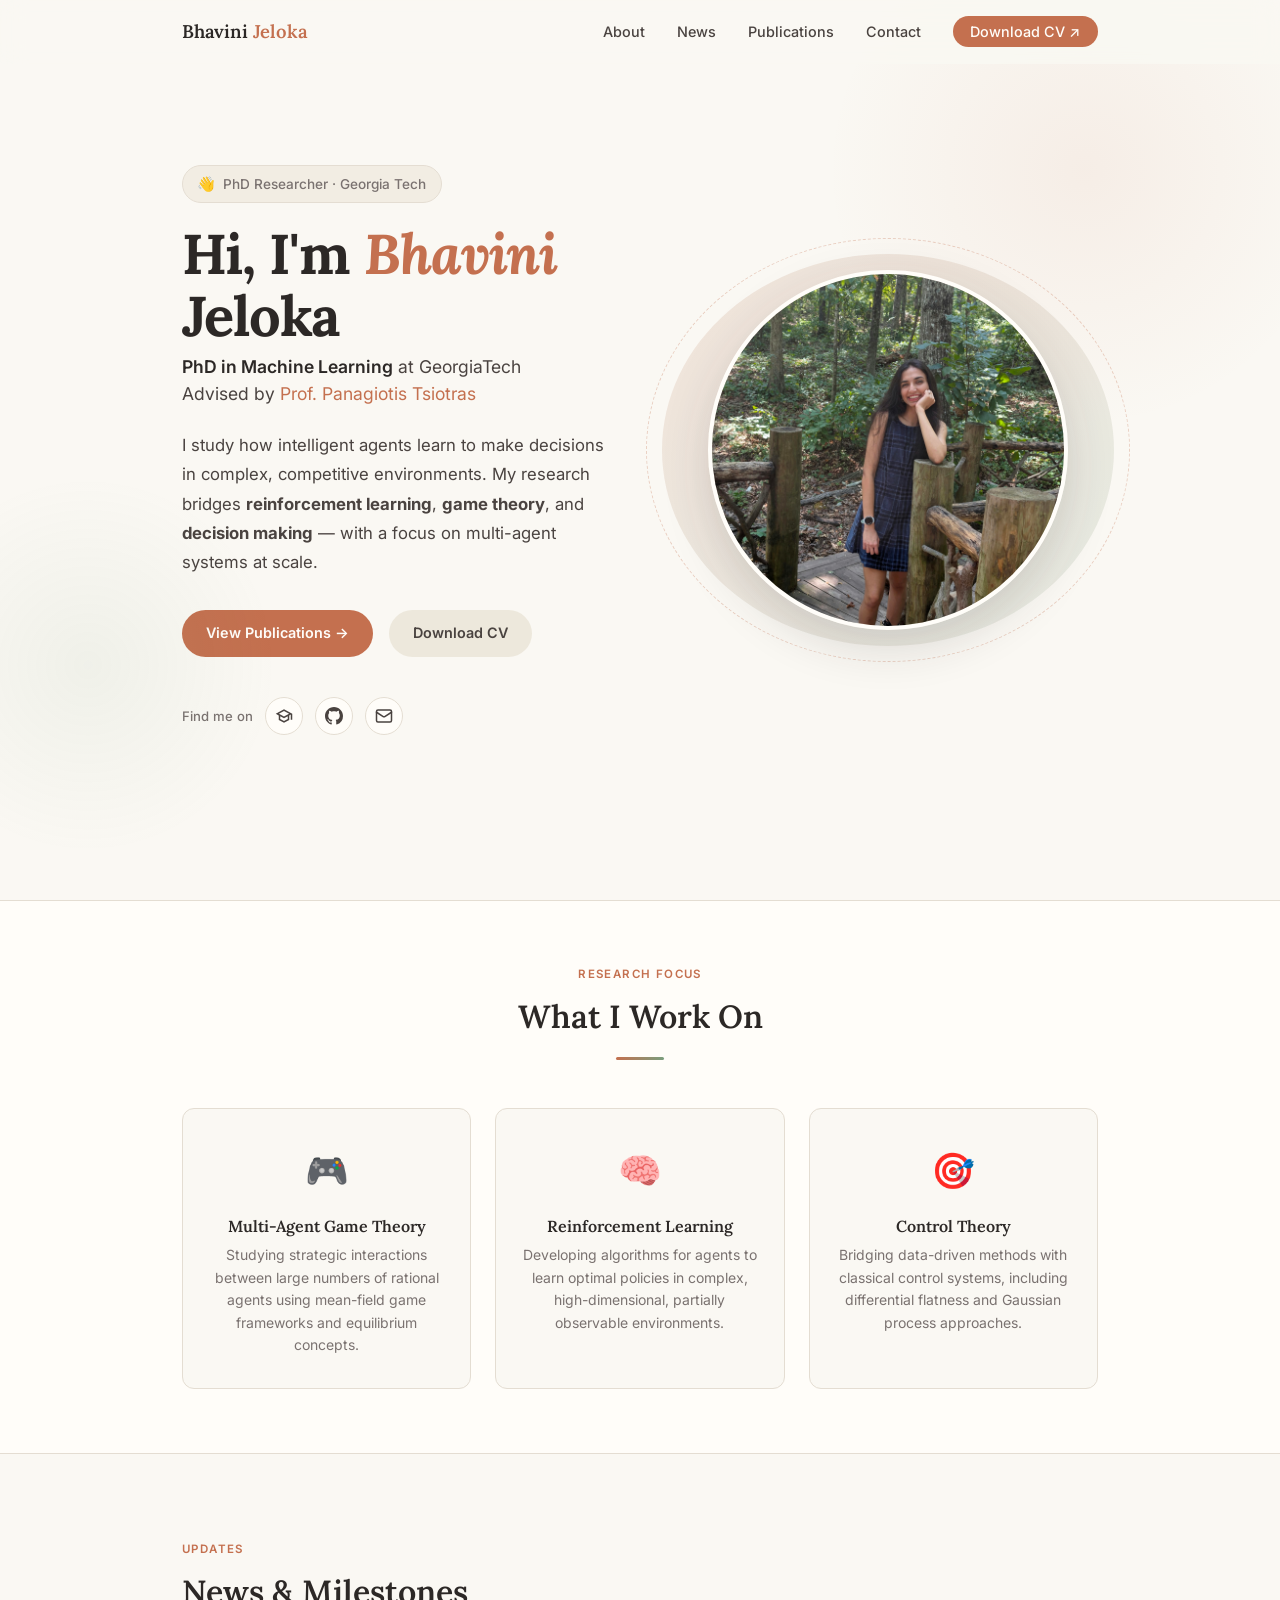
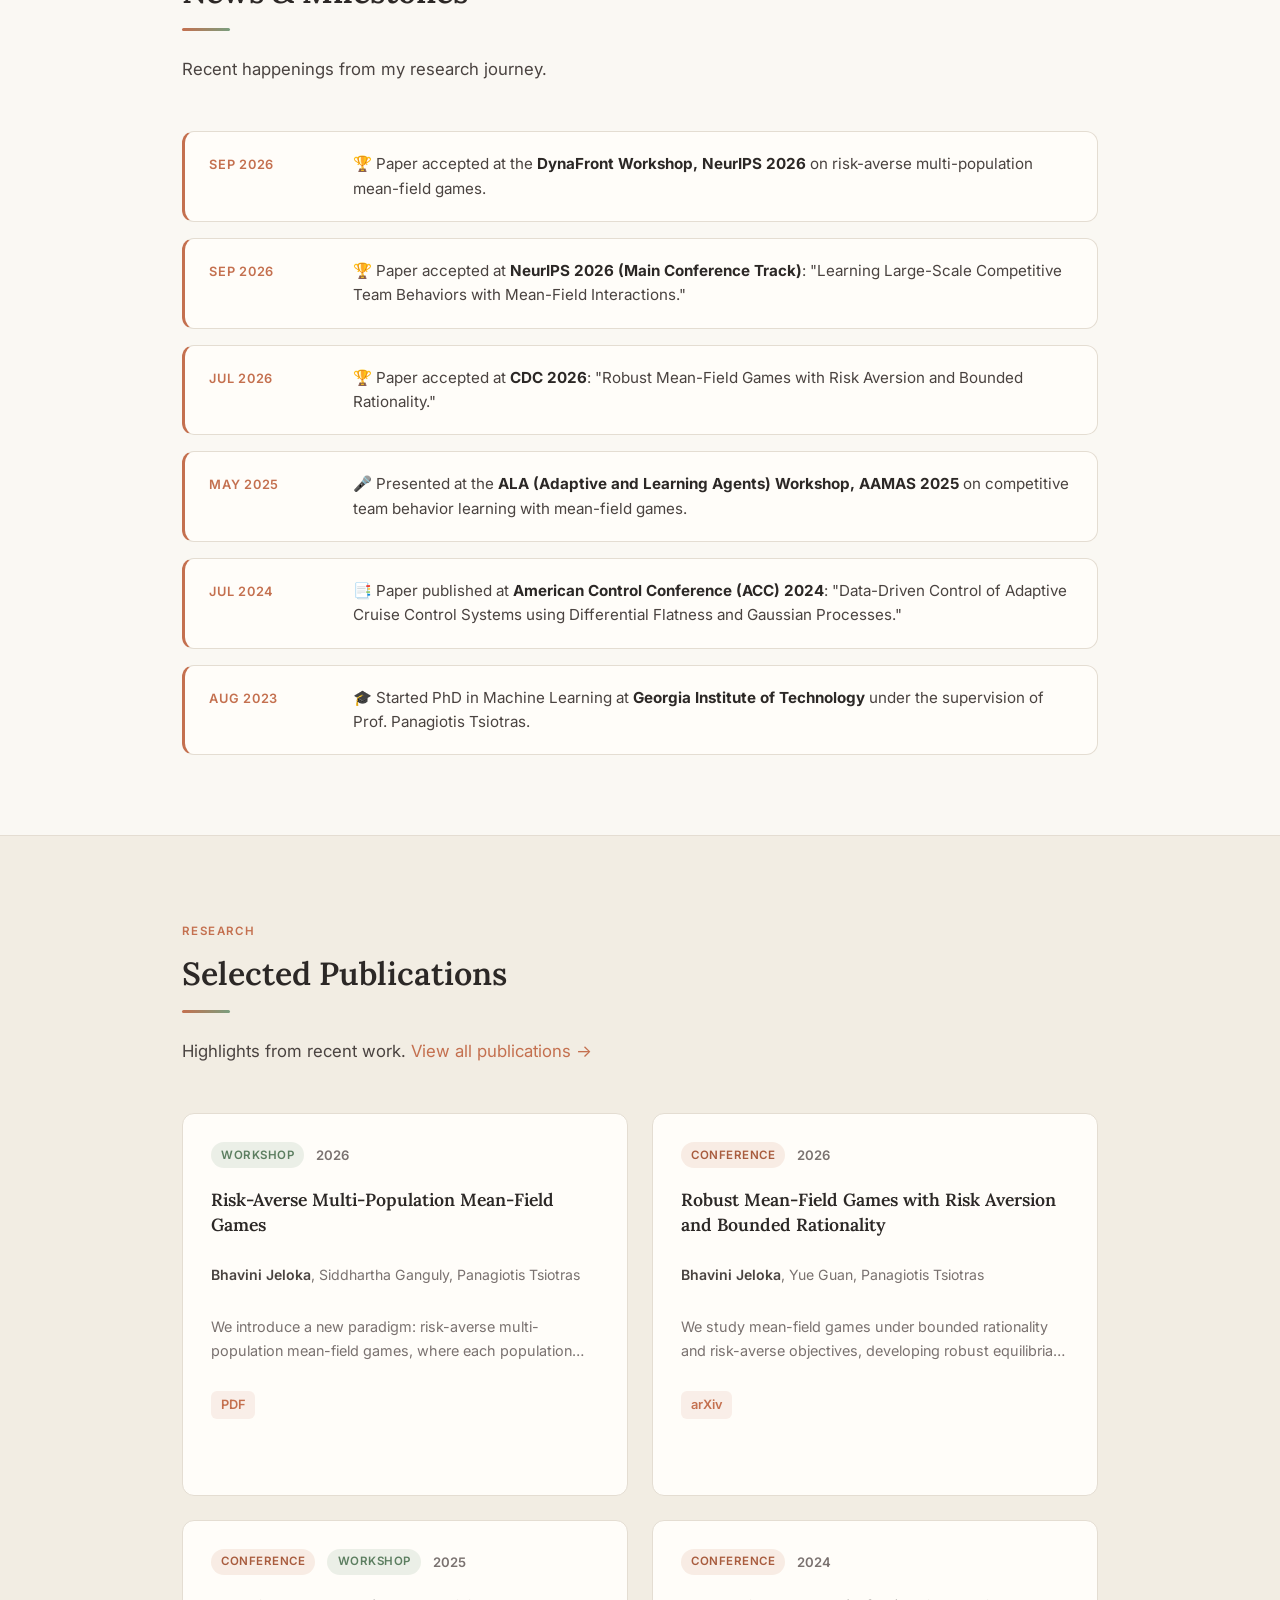
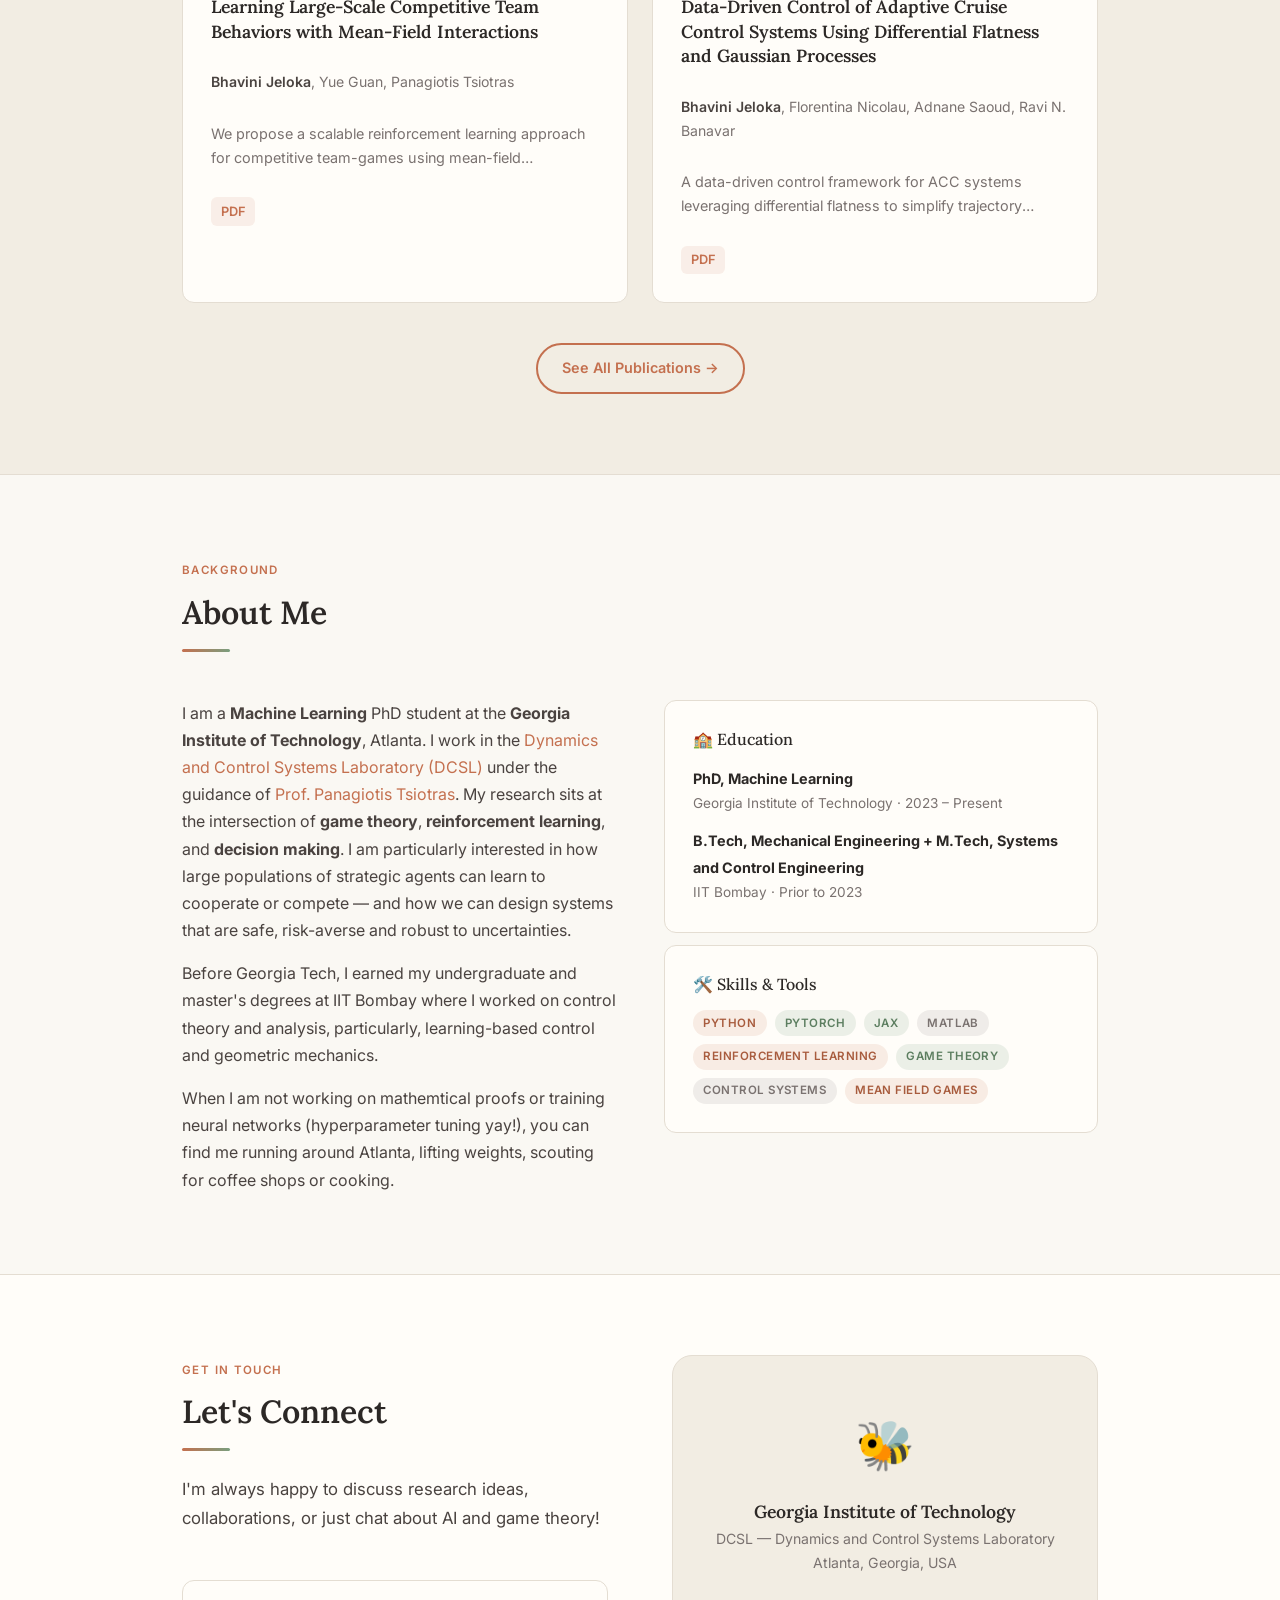
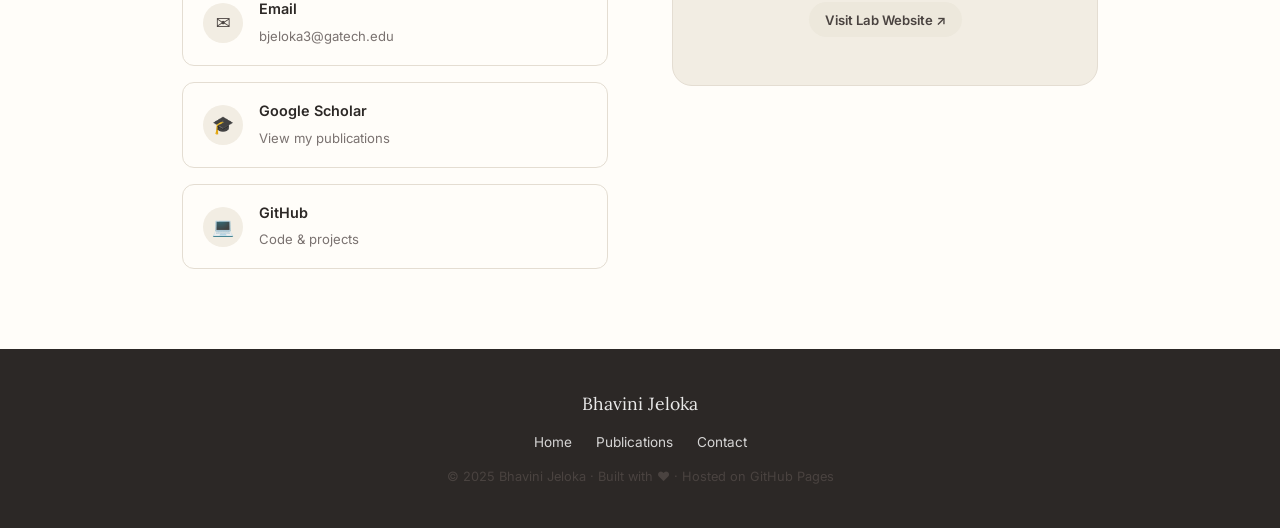
<file: index.html>
<!DOCTYPE html>
<html lang="en">
<head>
  <meta charset="UTF-8" />
  <meta name="viewport" content="width=device-width, initial-scale=1.0" />
  <title>Bhavini Jeloka — PhD Researcher in Machine Learning</title>
  <meta name="description" content="Bhavini Jeloka is a PhD researcher at Georgia Institute of Technology, working on Game Theory, Reinforcement Learning, and AI under Prof. Panagiotis Tsiotras." />
  <meta name="keywords" content="Bhavini Jeloka, Georgia Tech, Machine Learning, Reinforcement Learning, Game Theory, Mean Field Games, PhD" />
  <meta property="og:title" content="Bhavini Jeloka — PhD Researcher" />
  <meta property="og:description" content="PhD student at Georgia Tech working on Reinforcement Learning and Game Theory." />
  <meta property="og:type" content="website" />
  <link rel="stylesheet" href="css/style.css" />
  <link rel="stylesheet" href="css/index.css" />
  <!-- SVG Favicon -->
  <link rel="icon" href="data:image/svg+xml,<svg xmlns='http://www.w3.org/2000/svg' viewBox='0 0 100 100'><text y='.9em' font-size='90'>🎓</text></svg>" />
</head>
<body>

  <!-- ═══════════════════════════════════════ -->
  <!--  NAVIGATION                             -->
  <!-- ═══════════════════════════════════════ -->
  <nav class="nav" id="main-nav" role="navigation" aria-label="Main navigation">
    <div class="nav__inner">
      <a href="index.html" class="nav__logo">Bhavini <span>Jeloka</span></a>
      <button class="nav__toggle" id="nav-toggle" aria-label="Toggle navigation" aria-expanded="false">
        <span></span><span></span><span></span>
      </button>
      <ul class="nav__links" id="nav-links" role="list">
        <li><a href="#about">About</a></li>
        <li><a href="#news">News</a></li>
        <li><a href="publications.html">Publications</a></li>
        <li><a href="#contact">Contact</a></li>
        <li><a href="assets/cv.pdf" class="nav__cta" target="_blank" rel="noopener">Download CV ↗</a></li>
      </ul>
    </div>
  </nav>

  <!-- ═══════════════════════════════════════ -->
  <!--  HERO                                   -->
  <!-- ═══════════════════════════════════════ -->
  <section class="hero" id="hero" aria-labelledby="hero-heading">
    <div class="container">
      <div class="hero__inner">

        <!-- Text Side -->
        <div class="hero__content">
          <div class="hero__greeting animate-fade-up">PhD Researcher · Georgia Tech</div>

          <h1 class="hero__name animate-fade-up delay-1" id="hero-heading">
            Hi, I'm <em>Bhavini</em><br>Jeloka
          </h1>

          <p class="hero__role animate-fade-up delay-2">
            <strong>PhD in Machine Learning</strong> at GeorgiaTech<br>
            Advised by <a href="https://ae.gatech.edu/directory/person/panagiotis-tsiotras" target="_blank" rel="noopener">Prof. Panagiotis Tsiotras</a>
          </p>

          <p class="hero__bio animate-fade-up delay-2">
            I study how intelligent agents learn to make decisions in complex, competitive environments. My research bridges <strong>reinforcement learning</strong>, <strong>game theory</strong>, and <strong>decision making</strong> — with a focus on multi-agent systems at scale.
          </p>

          <div class="hero__actions animate-fade-up delay-3">
            <a href="publications.html" class="btn btn--primary" id="hero-pubs-btn">View Publications →</a>
            <a href="assets/cv.pdf" class="btn btn--ghost" id="hero-cv-btn" target="_blank">Download CV</a>
          </div>

          <div class="hero__social animate-fade-up delay-4">
            <span class="hero__social-label">Find me on</span>
            <a href="https://scholar.google.com/citations?user=VVIBs3QAAAAJ&hl=en" class="social-icon" id="social-scholar" target="_blank" rel="noopener" aria-label="Google Scholar" title="Google Scholar">
              <!-- Scholar icon -->
              <svg width="18" height="18" viewBox="0 0 24 24" fill="currentColor"><path d="M12 3L1 9l4 2.18v6L12 21l7-3.82v-6l2-1.09V17h2V9L12 3zm6.82 6L12 12.72 5.18 9 12 5.28 18.82 9zM17 15.99l-5 2.73-5-2.73v-3.72L12 15l5-2.73v3.72z"/></svg>
            </a>
            <a href="https://github.com/bhavini-jeloka" class="social-icon" id="social-github" target="_blank" rel="noopener" aria-label="GitHub" title="GitHub">
              <svg width="18" height="18" viewBox="0 0 24 24" fill="currentColor"><path d="M12 0C5.37 0 0 5.37 0 12c0 5.31 3.435 9.795 8.205 11.385.6.105.825-.255.825-.57 0-.285-.015-1.23-.015-2.235-3.015.555-3.795-.735-4.035-1.41-.135-.345-.72-1.41-1.23-1.695-.42-.225-1.02-.78-.015-.795.945-.015 1.62.87 1.845 1.23 1.08 1.815 2.805 1.305 3.495.99.105-.78.42-1.305.765-1.605-2.67-.3-5.46-1.335-5.46-5.925 0-1.305.465-2.385 1.23-3.225-.12-.3-.54-1.53.12-3.18 0 0 1.005-.315 3.3 1.23.96-.27 1.98-.405 3-.405s2.04.135 3 .405c2.295-1.56 3.3-1.23 3.3-1.23.66 1.65.24 2.88.12 3.18.765.84 1.23 1.905 1.23 3.225 0 4.605-2.805 5.625-5.475 5.925.435.375.81 1.095.81 2.22 0 1.605-.015 2.895-.015 3.3 0 .315.225.69.825.57A12.02 12.02 0 0 0 24 12c0-6.63-5.37-12-12-12z"/></svg>
            </a>
            <a href="mailto:bjeloka3@gatech.edu" class="social-icon" id="social-email" aria-label="Email" title="Email">
              <svg width="18" height="18" viewBox="0 0 24 24" fill="none" stroke="currentColor" stroke-width="2" stroke-linecap="round" stroke-linejoin="round"><rect x="2" y="4" width="20" height="16" rx="2"/><path d="m22 7-8.97 5.7a1.94 1.94 0 0 1-2.06 0L2 7"/></svg>
            </a>
          </div>
        </div>

        <!-- Image Side -->
        <div class="hero__image-wrap">
          <div class="hero__avatar-ring"></div>
          <div class="hero__avatar-bg"></div>
          <img
            src="assets/avatar.jpg"
            alt="Photo of Bhavini Jeloka"
            class="hero__avatar"
          />
        </div>

      </div>
    </div>
  </section>

  <!-- ═══════════════════════════════════════ -->
  <!--  RESEARCH INTERESTS                     -->
  <!-- ═══════════════════════════════════════ -->
  <section class="interests" id="research-interests" aria-labelledby="interests-heading">
    <div class="container">
      <div class="section-header reveal" style="text-align:center; align-items:center; display:flex; flex-direction:column;">
        <span class="section-label">Research Focus</span>
        <h2 id="interests-heading">What I Work On</h2>
        <div class="divider" style="margin: 0.75rem auto 0"></div>
      </div>
      <div class="interests__grid">
        <div class="interest-card reveal">
          <span class="interest-card__icon">🎮</span>
          <h3 class="interest-card__title">Multi-Agent Game Theory</h3>
          <p class="interest-card__desc">Studying strategic interactions between large numbers of rational agents using mean-field game frameworks and equilibrium concepts.</p>
        </div>
        <div class="interest-card reveal" style="transition-delay: 0.1s;">
          <span class="interest-card__icon">🧠</span>
          <h3 class="interest-card__title">Reinforcement Learning</h3>
          <p class="interest-card__desc">Developing algorithms for agents to learn optimal policies in complex, high-dimensional, partially observable environments.</p>
        </div>
        <div class="interest-card reveal" style="transition-delay: 0.2s;">
          <span class="interest-card__icon">🎯</span>
          <h3 class="interest-card__title">Control Theory</h3>
          <p class="interest-card__desc">Bridging data-driven methods with classical control systems, including differential flatness and Gaussian process approaches.</p>
        </div>
      </div>
    </div>
  </section>

  <!-- ═══════════════════════════════════════ -->
  <!--  NEWS                                   -->
  <!-- ═══════════════════════════════════════ -->
  <section id="news" aria-labelledby="news-heading">
    <div class="container">
      <div class="section-header reveal">
        <span class="section-label">Updates</span>
        <h2 id="news-heading">News & Milestones</h2>
        <div class="divider"></div>
        <p>Recent happenings from my research journey.</p>
      </div>

      <div class="news-list" role="feed" aria-label="Research news">

        <article class="news-item reveal">
          <time class="news-item__date" datetime="2025-09">Sep 2026</time>
          <p class="news-item__text">
            🏆 Paper accepted at the <strong>DynaFront Workshop, NeurIPS 2026</strong> on risk-averse multi-population mean-field games.
          </p>
        </article>

        <article class="news-item reveal">
          <time class="news-item__date" datetime="2026-09">Sep 2026</time>
          <p class="news-item__text">
            🏆 Paper accepted at <strong>NeurIPS 2026 (Main Conference Track)</strong>: "Learning Large-Scale Competitive Team Behaviors with Mean-Field Interactions."
          </p>
        </article>

        <article class="news-item reveal">
          <time class="news-item__date" datetime="2026-07">Jul 2026</time>
          <p class="news-item__text">
            🏆 Paper accepted at <strong>CDC 2026</strong>: "Robust Mean-Field Games with Risk Aversion and Bounded Rationality."
          </p>
        </article>

        <article class="news-item reveal">
          <time class="news-item__date" datetime="2025-05">May 2025</time>
          <p class="news-item__text">
            🎤 Presented at the <strong>ALA (Adaptive and Learning Agents) Workshop, AAMAS 2025</strong> on competitive team behavior learning with mean-field games.
          </p>
        </article>

        <article class="news-item reveal">
          <time class="news-item__date" datetime="2024-07">Jul 2024</time>
          <p class="news-item__text">
            📑 Paper published at <strong>American Control Conference (ACC) 2024</strong>: "Data-Driven Control of Adaptive Cruise Control Systems using Differential Flatness and Gaussian Processes."
          </p>
        </article>

        <article class="news-item reveal">
          <time class="news-item__date" datetime="2023-08">Aug 2023</time>
          <p class="news-item__text">
            🎓 Started PhD in Machine Learning at <strong>Georgia Institute of Technology</strong> under the supervision of Prof. Panagiotis Tsiotras.
          </p>
        </article>

      </div>
    </div>
  </section>

  <!-- ═══════════════════════════════════════ -->
  <!--  FEATURED PUBLICATIONS                  -->
  <!-- ═══════════════════════════════════════ -->
  <section class="featured-pubs" id="featured-pubs" aria-labelledby="featured-pubs-heading">
    <div class="container">
      <div class="section-header reveal">
        <span class="section-label">Research</span>
        <h2 id="featured-pubs-heading">Selected Publications</h2>
        <div class="divider"></div>
        <p>Highlights from recent work. <a href="publications.html">View all publications →</a></p>
      </div>

      <div class="pubs-grid">


        <div class="card reveal">
          <div class="pub-card">
            <div class="pub-card__meta">
              <span class="tag tag--workshop">Workshop</span>
              <span class="pub-card__year">2026</span>
            </div>
            <h3 class="pub-card__title">Risk-Averse Multi-Population Mean-Field Games</h3>
            <p class="pub-card__authors"><em>Bhavini Jeloka</em>, Siddhartha Ganguly, Panagiotis Tsiotras</p>
            <p class="pub-card__abstract">We introduce a new paradigm: risk-averse multi-population mean-field games, where each population optimizes a worst-case expected reward over dynamically feasible ambiguity sets of mean-field flows of a subset of the other populations.</p>
            <div class="pub-card__links">
              <a href="https://openreview.net/forum?id=4upkrYO7TZ&referrer=%5Bthe%20profile%20of%20Bhavini%20Jeloka%5D(%2Fprofile%3Fid%3D~Bhavini_Jeloka1)" class="pub-link" id="pub1-pdf">PDF</a>
            </div>
          </div>
        </div>

        <div class="card reveal">
          <div class="pub-card">
            <div class="pub-card__meta">
              <span class="tag tag--conference">Conference</span>
              <span class="pub-card__year">2026</span>
            </div>
            <h3 class="pub-card__title">Robust Mean-Field Games with Risk Aversion and Bounded Rationality</h3>
            <p class="pub-card__authors"><em>Bhavini Jeloka</em>, Yue Guan, Panagiotis Tsiotras</p>
            <p class="pub-card__abstract">We study mean-field games under bounded rationality and risk-averse objectives, developing robust equilibria that account for uncertainty in initial distributions of the population.</p>
            <div class="pub-card__links">
              <a href="https://arxiv.org/pdf/2602.13353" class="pub-link"  id="pub2-arxiv">arXiv</a>
            </div>
        </div>
        </div>

        <div class="card reveal" style="transition-delay: 0.1s;">
          <div class="pub-card">
            <div class="pub-card__meta">
              <span class="tag tag--conference">Conference</span>
              <span class="tag tag--workshop">Workshop</span>
              <span class="pub-card__year">2025</span>
            </div>
            <h3 class="pub-card__title">Learning Large-Scale Competitive Team Behaviors with Mean-Field Interactions</h3>
            <p class="pub-card__authors"><em>Bhavini Jeloka</em>, Yue Guan, Panagiotis Tsiotras</p>
            <p class="pub-card__abstract">We propose a scalable reinforcement learning approach for competitive team-games using mean-field approximations coupled with online opponent model estimation.</p>
            <div class="pub-card__links">
              <a href="https://openreview.net/forum?id=ZJXuGEf8Go&referrer=%5Bthe%20profile%20of%20Bhavini%20Jeloka%5D(%2Fprofile%3Fid%3D~Bhavini_Jeloka1)" class="pub-link"  id="pub3-pdf">PDF</a>
            </div>
        </div>
        </div>

        <div class="card reveal" style="transition-delay: 0.15s;">
          <div class="pub-card">
            <div class="pub-card__meta">
              <span class="tag tag--conference">Conference</span>
              <span class="pub-card__year">2024</span>
            </div>
            <h3 class="pub-card__title">Data-Driven Control of Adaptive Cruise Control Systems Using Differential Flatness and Gaussian Processes</h3>
            <p class="pub-card__authors"> <em>Bhavini Jeloka</em>, Florentina Nicolau, Adnane Saoud, Ravi N. Banavar</p>
            <p class="pub-card__abstract">A data-driven control framework for ACC systems leveraging differential flatness to simplify trajectory planning and GPs for uncertainty quantification.</p>
            <div class="pub-card__links">
              <a href="https://ieeexplore.ieee.org/abstract/document/10644717" class="pub-link" id="pub4-pdf">PDF</a>
            </div>
        </div>
        </div>

      </div>

      <div style="text-align:center; margin-top: 2.5rem;" class="reveal">
        <a href="publications.html" class="btn btn--outline" id="all-pubs-btn">See All Publications →</a>
      </div>
    </div>
  </section>

  <!-- ═══════════════════════════════════════ -->
  <!--  ABOUT                                  -->
  <!-- ═══════════════════════════════════════ -->
  <section id="about" aria-labelledby="about-heading">
    <div class="container">
      <div class="section-header reveal">
        <span class="section-label">Background</span>
        <h2 id="about-heading">About Me</h2>
        <div class="divider"></div>
      </div>
      <div class="about-grid">
        <div class="reveal">
          <p>I am a <strong>Machine Learning</strong> PhD student at the <strong>Georgia Institute of Technology</strong>, Atlanta. I work in the <a href="https://dcsl.gatech.edu" target="_blank" rel="noopener">Dynamics and Control Systems Laboratory (DCSL)</a> under the guidance of <a href="https://dcsl.gatech.edu/" target="_blank" rel="noopener">Prof. Panagiotis Tsiotras</a>. My research sits at the intersection of <strong>game theory</strong>, <strong>reinforcement learning</strong>, and <strong>decision making</strong>. I am particularly interested in how large populations of strategic agents can learn to cooperate or compete — and how we can design systems that are safe, risk-averse and robust to uncertainties.</p>
          <p>Before Georgia Tech, I earned my undergraduate and master's degrees at IIT Bombay where I worked on control theory and analysis, particularly, learning-based control and geometric mechanics. </p>
          <p> When I am not working on mathemtical proofs or training neural networks (hyperparameter tuning yay!), you can find me running around Atlanta, lifting weights, scouting for coffee shops or cooking. </p>
        </div>
        <div class="about__sidebar reveal">
          <div class="card">
            <h4 style="margin-bottom: 1rem; color: var(--charcoal);">🏫 Education</h4>
            <div class="about__education-list">
              <div>
                <strong style="font-size: 0.9rem;">PhD, Machine Learning</strong>
                <p style="font-size: 0.85rem; margin: 0; color: var(--charcoal-lt);">Georgia Institute of Technology · 2023 – Present</p>
              </div>
              <div>
                <strong style="font-size: 0.9rem;">B.Tech, Mechanical Engineering  + M.Tech, Systems and Control Engineering</strong>
                <p style="font-size: 0.85rem; margin: 0; color: var(--charcoal-lt);">IIT Bombay · Prior to 2023</p>
              </div>
            </div>
          </div>
          <div class="card">
            <h4 style="margin-bottom: 1rem; color: var(--charcoal);">🛠️ Skills & Tools</h4>
            <div style="display: flex; flex-wrap: wrap; gap: 0.5rem;">
              <span class="tag tag--conference">Python</span>
              <span class="tag tag--workshop">PyTorch</span>
              <span class="tag tag--workshop">JAX</span>
              <span class="tag tag--preprint">MATLAB</span>
              <span class="tag tag--conference">Reinforcement Learning</span>
              <span class="tag tag--workshop">Game Theory</span>
              <span class="tag tag--preprint">Control Systems</span>
              <span class="tag tag--conference">Mean Field Games</span>
            </div>
          </div>
        </div>
      </div>
    </div>
  </section>

  <!-- ═══════════════════════════════════════ -->
  <!--  CONTACT                                -->
  <!-- ═══════════════════════════════════════ -->
  <section id="contact" style="background: var(--warm-white); border-top: 1px solid var(--border);" aria-labelledby="contact-heading">
    <div class="container">
      <div class="contact__inner">
        <div>
          <div class="section-header reveal">
            <span class="section-label">Get in Touch</span>
            <h2 id="contact-heading">Let's Connect</h2>
            <div class="divider"></div>
            <p>I'm always happy to discuss research ideas, collaborations, or just chat about AI and game theory!</p>
          </div>

          <div class="contact__links reveal">
            <a href="mailto:bjeloka3@gatech.edu" class="contact__link-item" id="contact-email-link">
              <div class="contact__link-icon">✉️</div>
              <div class="contact__link-text">
                <strong>Email</strong>
                <span>bjeloka3@gatech.edu</span>
              </div>
            </a>
            <a href="https://scholar.google.com/citations?user=VVIBs3QAAAAJ&hl=en" class="contact__link-item" id="contact-scholar-link" target="_blank" rel="noopener">
              <div class="contact__link-icon">🎓</div>
              <div class="contact__link-text">
                <strong>Google Scholar</strong>
                <span>View my publications</span>
              </div>
            </a>
            <a href="https://github.com/bhavini-jeloka" class="contact__link-item" id="contact-github-link" target="_blank" rel="noopener">
              <div class="contact__link-icon">💻</div>
              <div class="contact__link-text">
                <strong>GitHub</strong>
                <span>Code & projects</span>
              </div>
            </a>
          </div>
        </div>

        <div class="reveal" style="transition-delay: 0.15s;">
          <div class="contact__map-placeholder">
            <span class="contact__map-emoji">🐝</span>
            <h3 class="contact__map-title">Georgia Institute of Technology</h3>
            <p class="contact__map-sub">DCSL — Dynamics and Control Systems Laboratory<br>Atlanta, Georgia, USA</p>
            <br>
            <a href="https://dcsl.gatech.edu/" class="btn btn--ghost btn--sm" target="_blank" rel="noopener" id="dcsl-link">Visit Lab Website ↗</a>
          </div>
        </div>
      </div>
    </div>
  </section>

  <!-- ═══════════════════════════════════════ -->
  <!--  FOOTER                                 -->
  <!-- ═══════════════════════════════════════ -->
  <footer class="footer" role="contentinfo">
    <div class="footer__inner">
      <div class="footer__name">Bhavini Jeloka</div>
      <div class="footer__links">
        <a href="#hero">Home</a>
        <a href="publications.html">Publications</a>
        <a href="#contact">Contact</a>
      </div>
      <p class="footer__copy">© 2025 Bhavini Jeloka · Built with ♥ · Hosted on GitHub Pages</p>
    </div>
  </footer>

  <script src="js/main.js"></script>
</body>
</html>
</file>
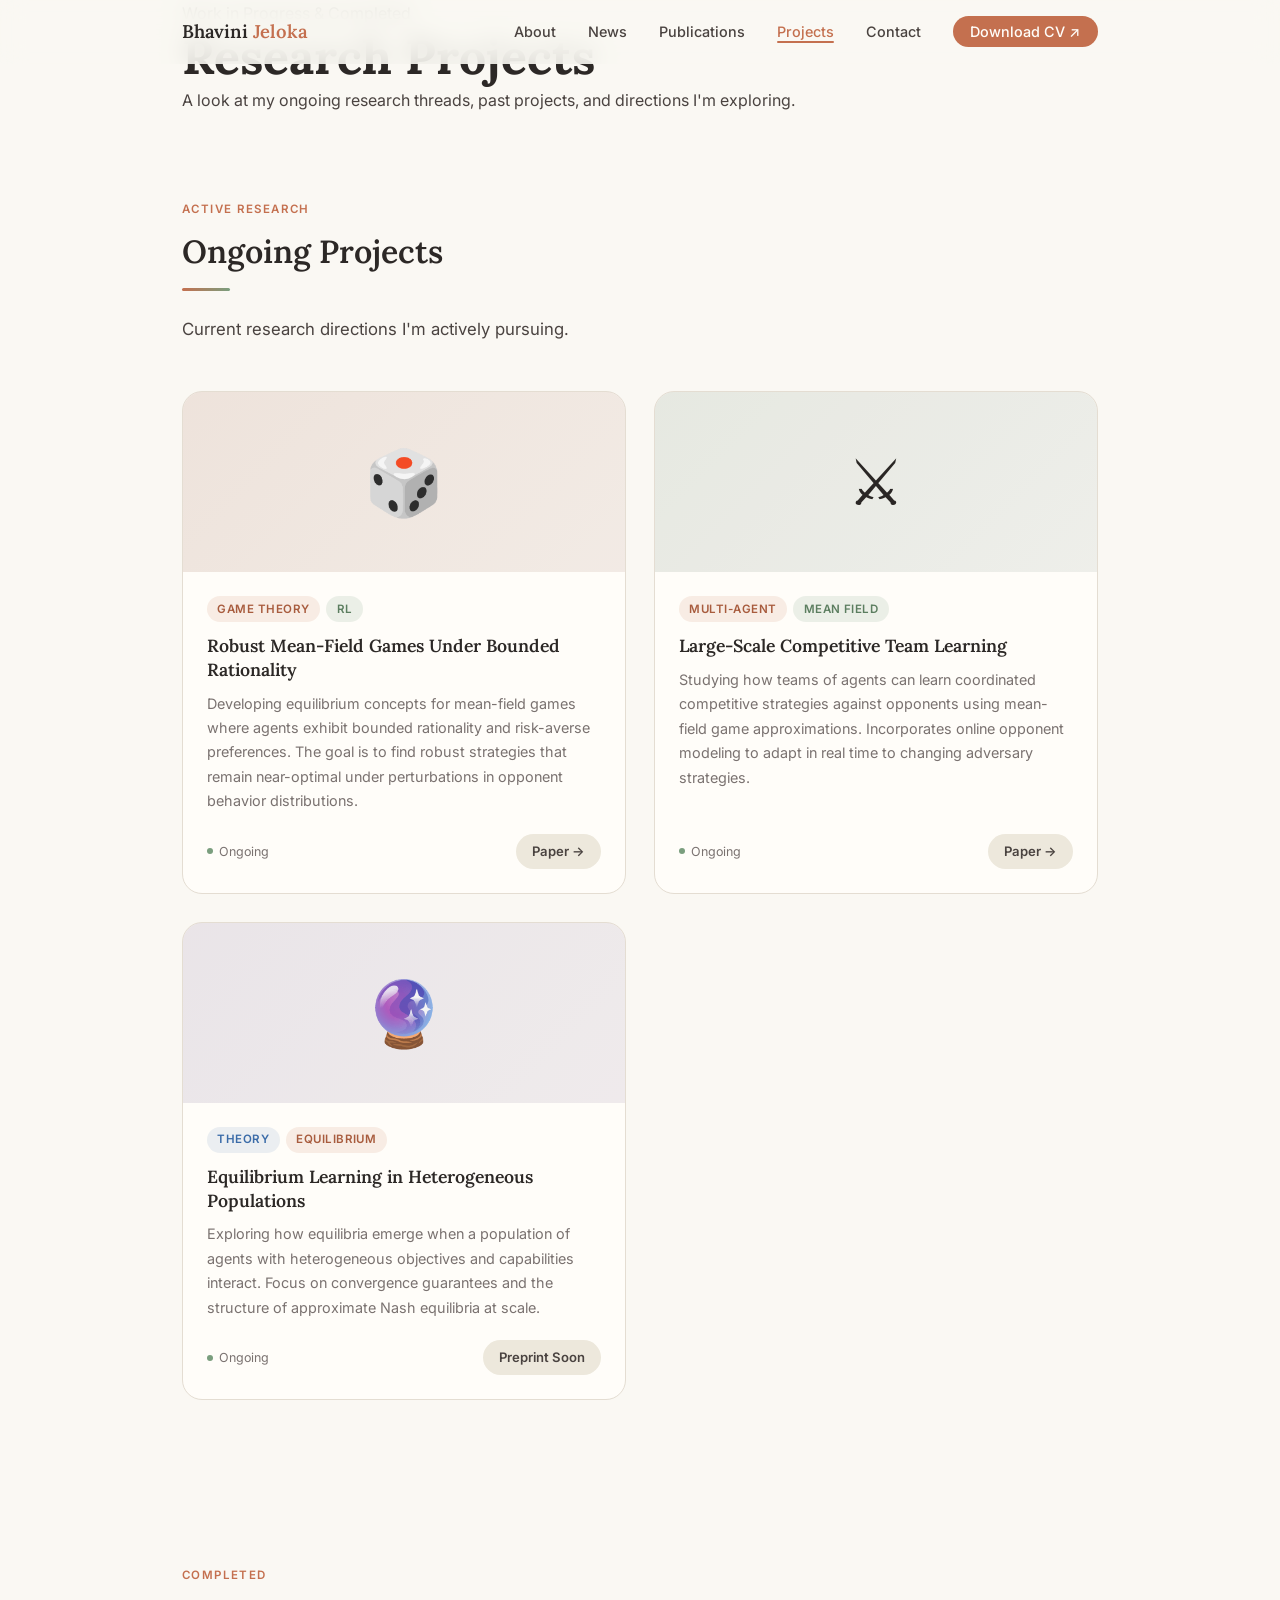
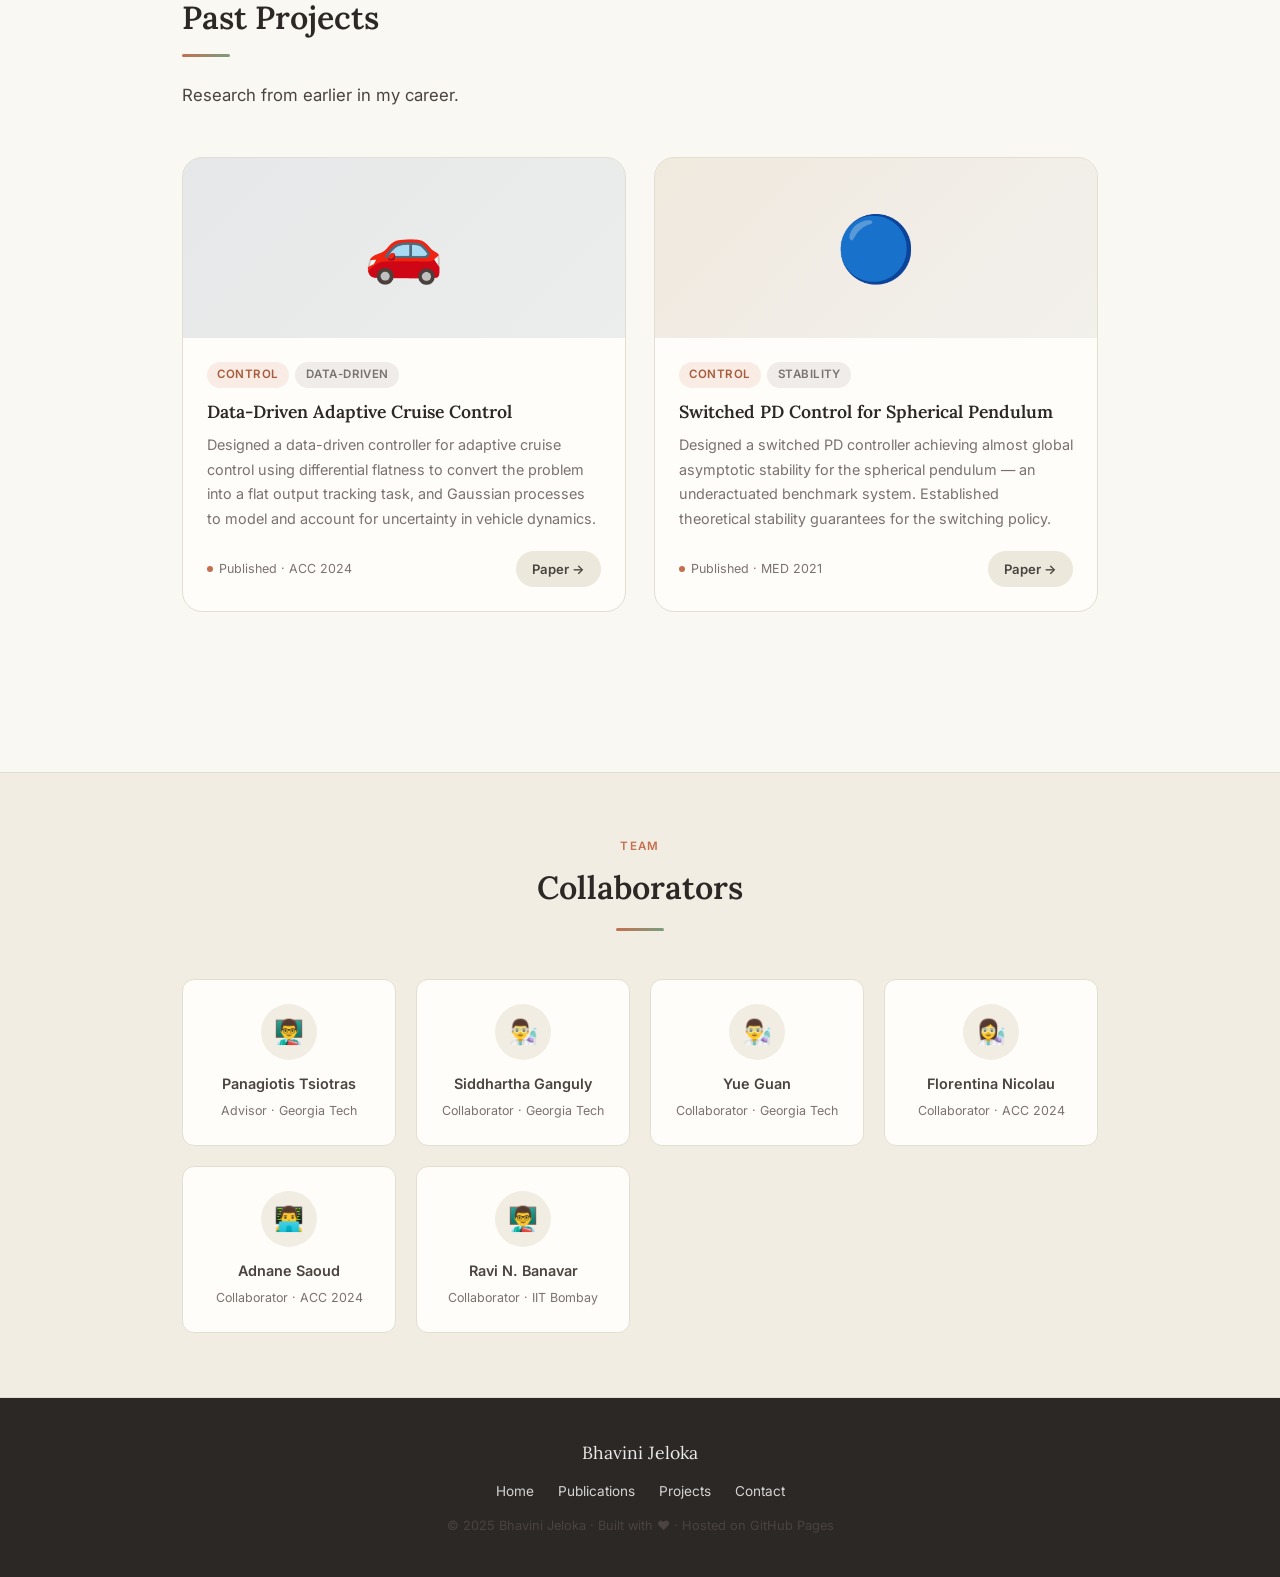
<file: projects.html>
<!DOCTYPE html>
<html lang="en">
<head>
  <meta charset="UTF-8" />
  <meta name="viewport" content="width=device-width, initial-scale=1.0" />
  <title>Projects — Bhavini Jeloka</title>
  <meta name="description" content="Research projects by Bhavini Jeloka: multi-agent reinforcement learning, mean-field games, robust game theory, and control systems." />
  <link rel="stylesheet" href="css/style.css" />
  <link rel="stylesheet" href="css/projects.css" />
  <link rel="icon" href="data:image/svg+xml,<svg xmlns='http://www.w3.org/2000/svg' viewBox='0 0 100 100'><text y='.9em' font-size='90'>🎓</text></svg>" />
</head>
<body>

  <!-- ═══════════════════════════════════════ -->
  <!--  NAVIGATION                             -->
  <!-- ═══════════════════════════════════════ -->
  <nav class="nav scrolled" id="main-nav" role="navigation" aria-label="Main navigation">
    <div class="nav__inner">
      <a href="index.html" class="nav__logo">Bhavini <span>Jeloka</span></a>
      <button class="nav__toggle" id="nav-toggle" aria-label="Toggle navigation" aria-expanded="false">
        <span></span><span></span><span></span>
      </button>
      <ul class="nav__links" id="nav-links" role="list">
        <li><a href="index.html#about">About</a></li>
        <li><a href="index.html#news">News</a></li>
        <li><a href="publications.html">Publications</a></li>
        <li><a href="projects.html" class="active">Projects</a></li>
        <li><a href="index.html#contact">Contact</a></li>
        <li><a href="assets/cv.pdf" class="nav__cta" target="_blank" rel="noopener">Download CV ↗</a></li>
      </ul>
    </div>
  </nav>

  <!-- ═══════════════════════════════════════ -->
  <!--  PAGE HERO                              -->
  <!-- ═══════════════════════════════════════ -->
  <header class="page-hero" aria-labelledby="projects-heading">
    <div class="container">
      <span class="page-hero__eyebrow">Work in Progress & Completed</span>
      <h1 id="projects-heading">Research Projects</h1>
      <p>A look at my ongoing research threads, past projects, and directions I'm exploring.</p>
    </div>
  </header>

  <!-- ═══════════════════════════════════════ -->
  <!--  ONGOING PROJECTS                       -->
  <!-- ═══════════════════════════════════════ -->
  <main>
    <section id="ongoing-projects" aria-labelledby="ongoing-heading">
      <div class="container">
        <div class="section-header reveal">
          <span class="section-label">Active Research</span>
          <h2 id="ongoing-heading">Ongoing Projects</h2>
          <div class="divider"></div>
          <p>Current research directions I'm actively pursuing.</p>
        </div>

        <div class="projects-grid">

          <!-- Project 1 -->
          <article class="project-card reveal" id="project-mfg-robust">
            <div class="project-card__visual theme-terracotta">
              🎲
            </div>
            <div class="project-card__body">
              <div class="project-card__tags">
                <span class="tag tag--conference">Game Theory</span>
                <span class="tag tag--workshop">RL</span>
              </div>
              <h2 class="project-card__title">Robust Mean-Field Games Under Bounded Rationality</h2>
              <p class="project-card__desc">
                Developing equilibrium concepts for mean-field games where agents exhibit bounded rationality and risk-averse preferences. The goal is to find robust strategies that remain near-optimal under perturbations in opponent behavior distributions.
              </p>
              <div class="project-card__footer">
                <span class="project-card__status ongoing">Ongoing</span>
                <div class="project-card__links">
                  <a href="#" class="btn btn--sm btn--ghost" id="proj1-paper">Paper →</a>
                </div>
              </div>
            </div>
          </article>

          <!-- Project 2 -->
          <article class="project-card reveal" id="project-competitive-teams" style="transition-delay: 0.1s;">
            <div class="project-card__visual theme-sage">
              ⚔️
            </div>
            <div class="project-card__body">
              <div class="project-card__tags">
                <span class="tag tag--conference">Multi-Agent</span>
                <span class="tag tag--workshop">Mean Field</span>
              </div>
              <h2 class="project-card__title">Large-Scale Competitive Team Learning</h2>
              <p class="project-card__desc">
                Studying how teams of agents can learn coordinated competitive strategies against opponents using mean-field game approximations. Incorporates online opponent modeling to adapt in real time to changing adversary strategies.
              </p>
              <div class="project-card__footer">
                <span class="project-card__status ongoing">Ongoing</span>
                <div class="project-card__links">
                  <a href="https://openreview.net" class="btn btn--sm btn--ghost" id="proj2-paper" target="_blank" rel="noopener">Paper →</a>
                </div>
              </div>
            </div>
          </article>

          <!-- Project 3 -->
          <article class="project-card reveal" id="project-equilibrium-learning" style="transition-delay: 0.2s;">
            <div class="project-card__visual theme-purple">
              🔮
            </div>
            <div class="project-card__body">
              <div class="project-card__tags">
                <span class="tag tag--journal">Theory</span>
                <span class="tag tag--conference">Equilibrium</span>
              </div>
              <h2 class="project-card__title">Equilibrium Learning in Heterogeneous Populations</h2>
              <p class="project-card__desc">
                Exploring how equilibria emerge when a population of agents with heterogeneous objectives and capabilities interact. Focus on convergence guarantees and the structure of approximate Nash equilibria at scale.
              </p>
              <div class="project-card__footer">
                <span class="project-card__status ongoing">Ongoing</span>
                <div class="project-card__links">
                  <a href="#" class="btn btn--sm btn--ghost" id="proj3-arxiv">Preprint Soon</a>
                </div>
              </div>
            </div>
          </article>

        </div>
      </div>
    </section>

    <!-- ═══════════════════════════════════════ -->
    <!--  PAST PROJECTS                          -->
    <!-- ═══════════════════════════════════════ -->
    <section id="past-projects" aria-labelledby="past-heading">
      <div class="container">
        <div class="section-header reveal">
          <span class="section-label">Completed</span>
          <h2 id="past-heading">Past Projects</h2>
          <div class="divider"></div>
          <p>Research from earlier in my career.</p>
        </div>

        <div class="projects-grid">

          <!-- Past Project 1 -->
          <article class="project-card reveal" id="project-acc">
            <div class="project-card__visual theme-blue">
              🚗
            </div>
            <div class="project-card__body">
              <div class="project-card__tags">
                <span class="tag tag--conference">Control</span>
                <span class="tag tag--preprint">Data-Driven</span>
              </div>
              <h2 class="project-card__title">Data-Driven Adaptive Cruise Control</h2>
              <p class="project-card__desc">
                Designed a data-driven controller for adaptive cruise control using differential flatness to convert the problem into a flat output tracking task, and Gaussian processes to model and account for uncertainty in vehicle dynamics.
              </p>
              <div class="project-card__footer">
                <span class="project-card__status completed">Published · ACC 2024</span>
                <div class="project-card__links">
                  <a href="#" class="btn btn--sm btn--ghost" id="proj-acc-paper">Paper →</a>
                </div>
              </div>
            </div>
          </article>

          <!-- Past Project 2 -->
          <article class="project-card reveal" id="project-pendulum" style="transition-delay: 0.1s;">
            <div class="project-card__visual theme-warm">
              🔵
            </div>
            <div class="project-card__body">
              <div class="project-card__tags">
                <span class="tag tag--conference">Control</span>
                <span class="tag tag--preprint">Stability</span>
              </div>
              <h2 class="project-card__title">Switched PD Control for Spherical Pendulum</h2>
              <p class="project-card__desc">
                Designed a switched PD controller achieving almost global asymptotic stability for the spherical pendulum — an underactuated benchmark system. Established theoretical stability guarantees for the switching policy.
              </p>
              <div class="project-card__footer">
                <span class="project-card__status completed">Published · MED 2021</span>
                <div class="project-card__links">
                  <a href="#" class="btn btn--sm btn--ghost" id="proj-pendulum-paper">Paper →</a>
                </div>
              </div>
            </div>
          </article>

        </div>
      </div>
    </section>

    <!-- ═══════════════════════════════════════ -->
    <!--  COLLABORATORS                          -->
    <!-- ═══════════════════════════════════════ -->
    <section class="collab-section" id="collaborators" aria-labelledby="collab-heading">
      <div class="container">
        <div class="section-header reveal" style="text-align:center; align-items:center; display:flex; flex-direction:column;">
          <span class="section-label">Team</span>
          <h2 id="collab-heading">Collaborators</h2>
          <div class="divider" style="margin: 0.75rem auto 0;"></div>
        </div>

        <div class="collab-grid">
          <div class="collab-card reveal">
            <div class="collab-card__avatar">👨‍🏫</div>
            <p class="collab-card__name">Panagiotis Tsiotras</p>
            <p class="collab-card__role">Advisor · Georgia Tech</p>
          </div>
          <div class="collab-card reveal" style="transition-delay: 0.1s;">
            <div class="collab-card__avatar">👨‍🔬</div>
            <p class="collab-card__name">Siddhartha Ganguly</p>
            <p class="collab-card__role">Collaborator · Georgia Tech</p>
          </div>
          <div class="collab-card reveal" style="transition-delay: 0.1s;">
            <div class="collab-card__avatar">👨‍🔬</div>
            <p class="collab-card__name">Yue Guan</p>
            <p class="collab-card__role">Collaborator · Georgia Tech</p>
          </div>
          <div class="collab-card reveal" style="transition-delay: 0.15s;">
            <div class="collab-card__avatar">👩‍🔬</div>
            <p class="collab-card__name">Florentina Nicolau</p>
            <p class="collab-card__role">Collaborator · ACC 2024</p>
          </div>
          <div class="collab-card reveal" style="transition-delay: 0.2s;">
            <div class="collab-card__avatar">👨‍💻</div>
            <p class="collab-card__name">Adnane Saoud</p>
            <p class="collab-card__role">Collaborator · ACC 2024</p>
          </div>
          <div class="collab-card reveal" style="transition-delay: 0.25s;">
            <div class="collab-card__avatar">👨‍🏫</div>
            <p class="collab-card__name">Ravi N. Banavar</p>
            <p class="collab-card__role">Collaborator · IIT Bombay</p>
          </div>
        </div>
      </div>
    </section>
  </main>

  <!-- ═══════════════════════════════════════ -->
  <!--  FOOTER                                 -->
  <!-- ═══════════════════════════════════════ -->
  <footer class="footer" role="contentinfo">
    <div class="footer__inner">
      <div class="footer__name">Bhavini Jeloka</div>
      <div class="footer__links">
        <a href="index.html">Home</a>
        <a href="publications.html">Publications</a>
        <a href="projects.html">Projects</a>
        <a href="index.html#contact">Contact</a>
      </div>
      <p class="footer__copy">© 2025 Bhavini Jeloka · Built with ♥ · Hosted on GitHub Pages</p>
    </div>
  </footer>

  <script src="js/main.js"></script>
</body>
</html>
</file>
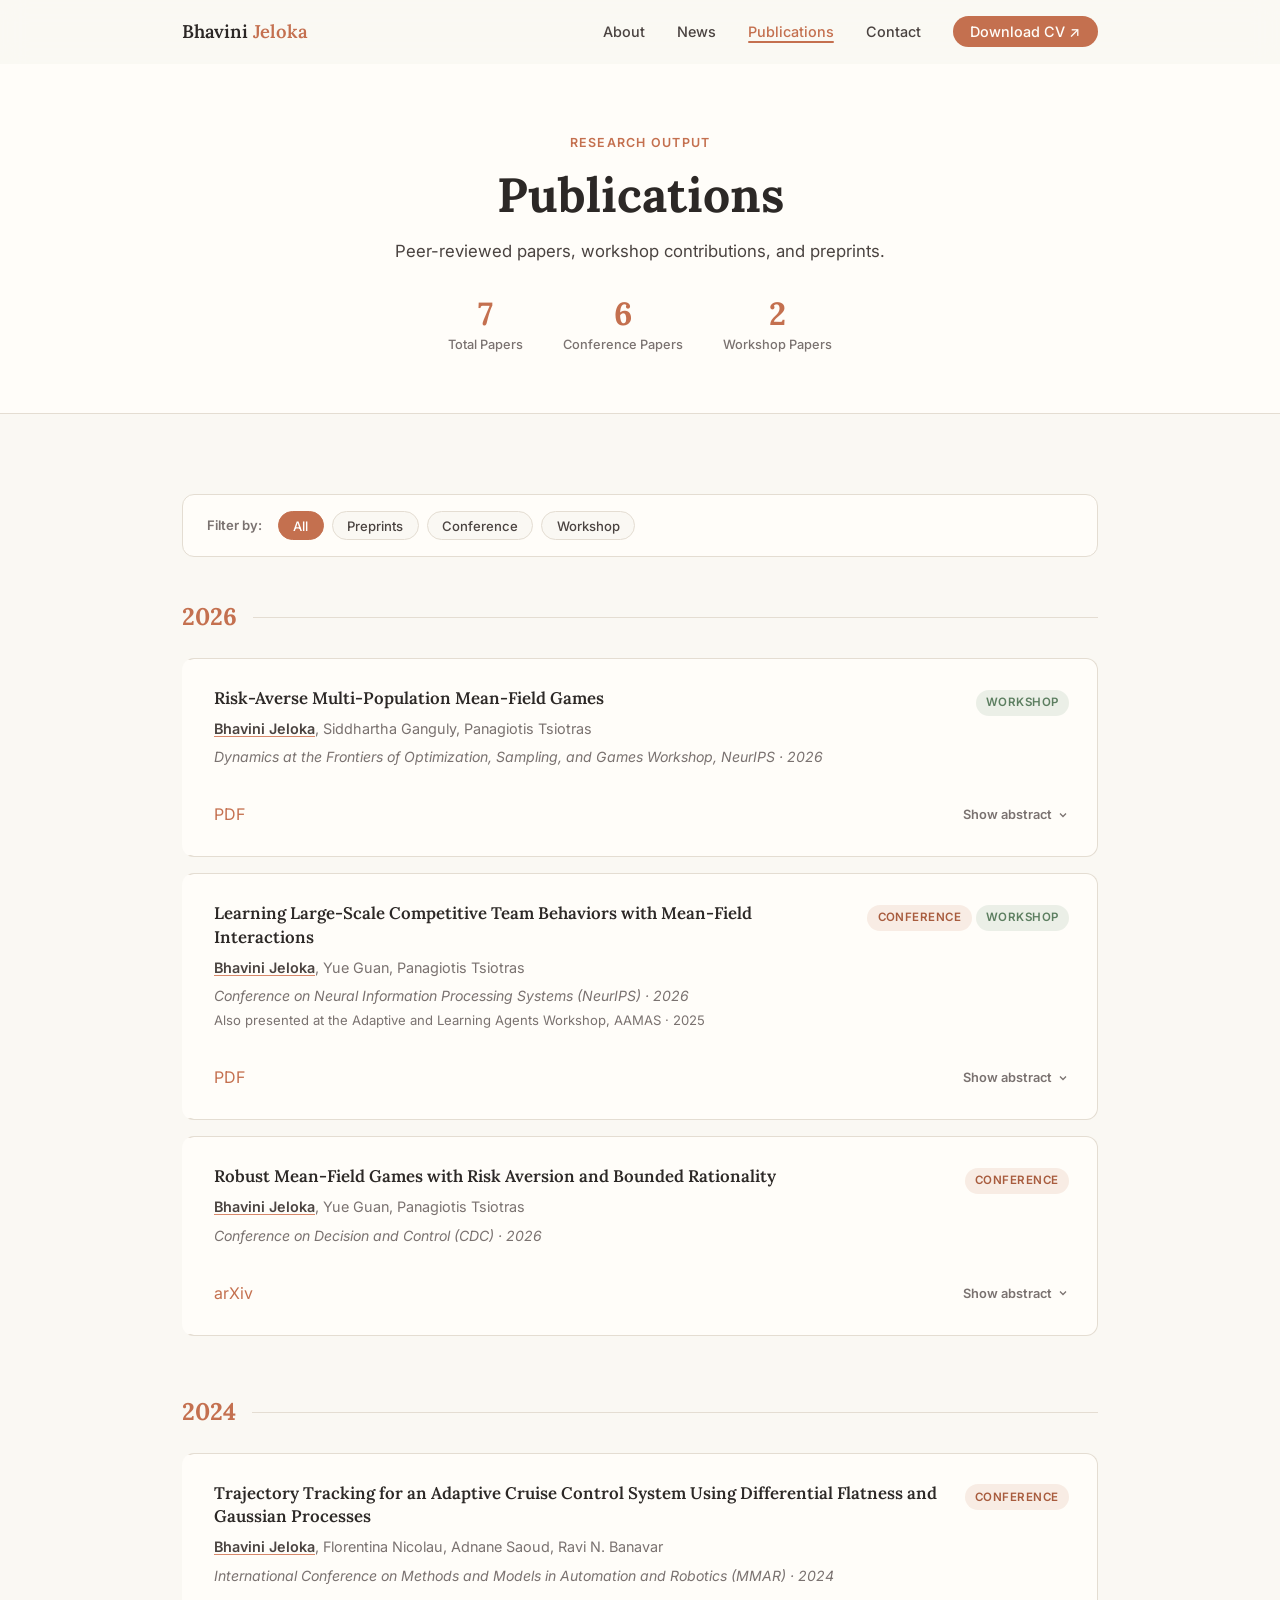
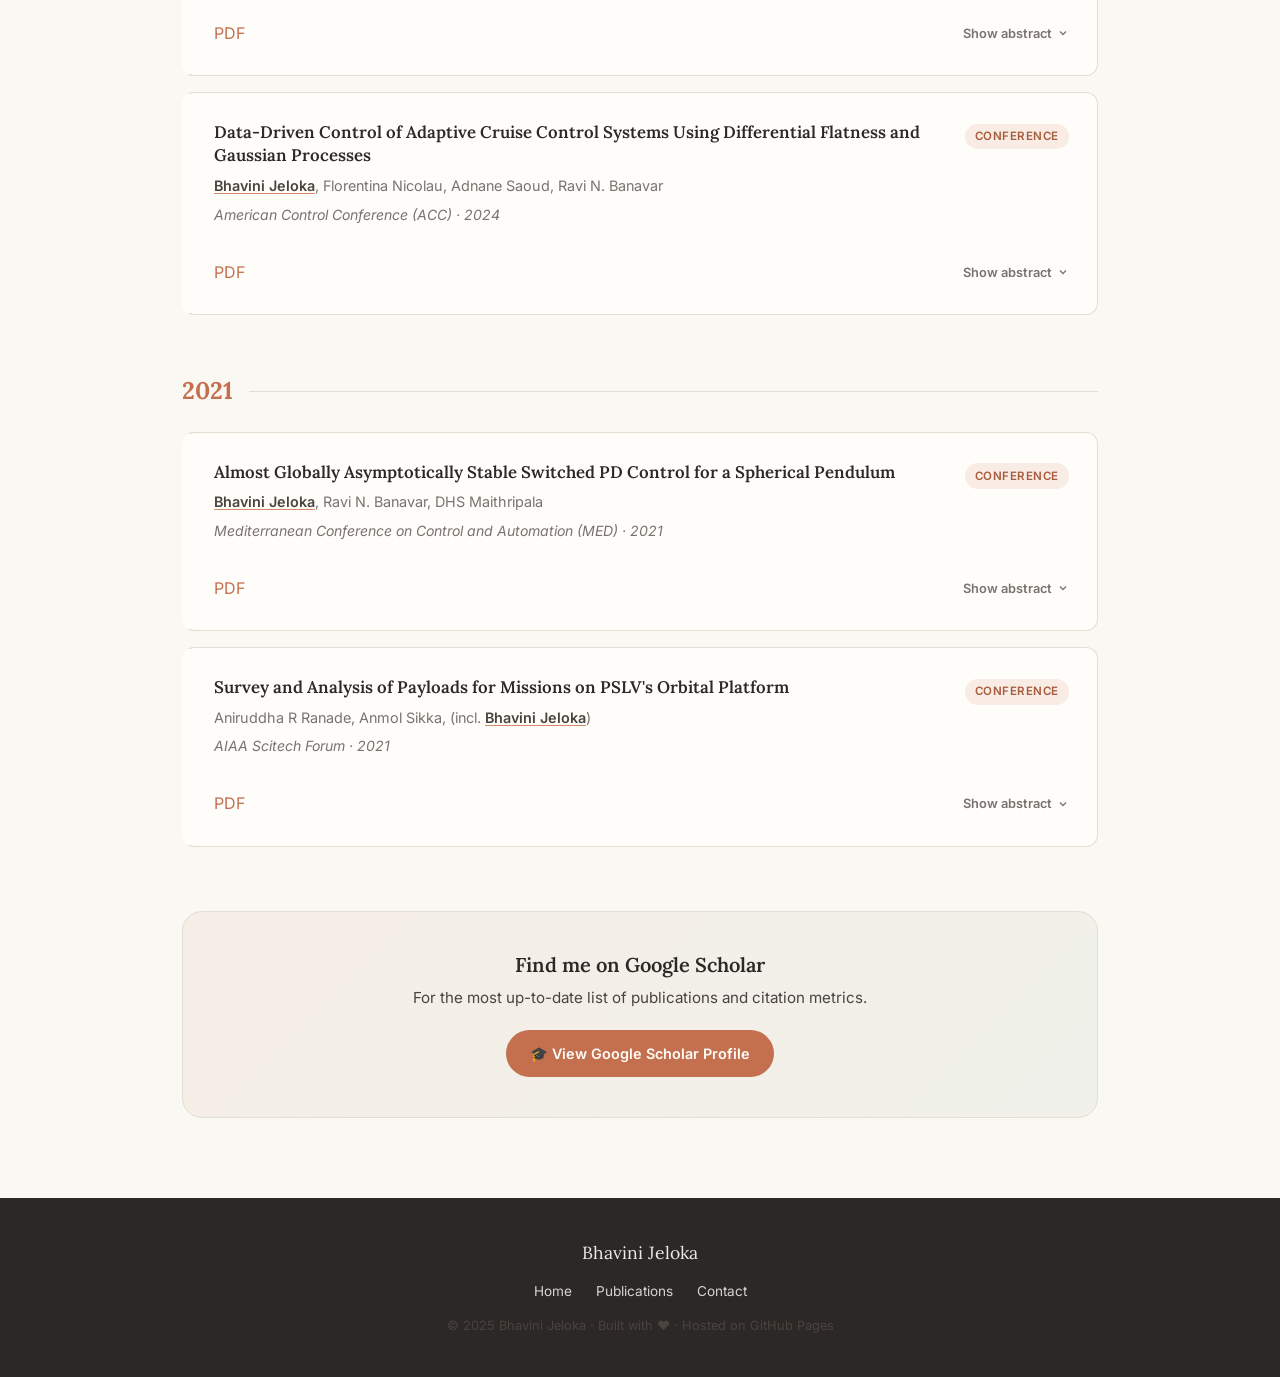
<file: publications.html>
<!DOCTYPE html>
<html lang="en">
<head>
  <meta charset="UTF-8" />
  <meta name="viewport" content="width=device-width, initial-scale=1.0" />
  <title>Publications — Bhavini Jeloka</title>
  <meta name="description" content="Academic publications by Bhavini Jeloka: research papers in reinforcement learning, game theory, mean-field games, and control systems." />
  <link rel="stylesheet" href="css/style.css" />
  <link rel="stylesheet" href="css/publications.css" />
  <link rel="icon" href="data:image/svg+xml,<svg xmlns='http://www.w3.org/2000/svg' viewBox='0 0 100 100'><text y='.9em' font-size='90'>🎓</text></svg>" />
</head>
<body>

  <!-- ═══════════════════════════════════════ -->
  <!--  NAVIGATION                             -->
  <!-- ═══════════════════════════════════════ -->
  <nav class="nav scrolled" id="main-nav" role="navigation" aria-label="Main navigation">
    <div class="nav__inner">
      <a href="index.html" class="nav__logo">Bhavini <span>Jeloka</span></a>
      <button class="nav__toggle" id="nav-toggle" aria-label="Toggle navigation" aria-expanded="false">
        <span></span><span></span><span></span>
      </button>
      <ul class="nav__links" id="nav-links" role="list">
        <li><a href="index.html#about">About</a></li>
        <li><a href="index.html#news">News</a></li>
        <li><a href="publications.html" class="active">Publications</a></li>
        <li><a href="index.html#contact">Contact</a></li>
        <li><a href="assets/cv.pdf" class="nav__cta" target="_blank" rel="noopener">Download CV ↗</a></li>
      </ul>
    </div>
  </nav>

  <!-- ═══════════════════════════════════════ -->
  <!--  PAGE HERO                              -->
  <!-- ═══════════════════════════════════════ -->
  <header class="page-hero" aria-labelledby="pubs-heading">
    <div class="container">
      <span class="page-hero__eyebrow">Research Output</span>
      <h1 id="pubs-heading">Publications</h1>
      <p>Peer-reviewed papers, workshop contributions, and preprints. 

      <div class="page-hero__stats" role="list" aria-label="Publication statistics">
        <div class="stat" role="listitem">
          <span class="stat__num" id="stat-total">7</span>
          <span class="stat__label">Total Papers</span>
        </div>
        <div class="stat" role="listitem">
          <span class="stat__num">6</span>
          <span class="stat__label">Conference Papers</span>
        </div>
        <div class="stat" role="listitem">
          <span class="stat__num">2</span>
          <span class="stat__label">Workshop Papers</span>
        </div>
      </div>
    </div>
  </header>

  <!-- ═══════════════════════════════════════ -->
  <!--  MAIN CONTENT                           -->
  <!-- ═══════════════════════════════════════ -->
  <main>
    <section id="publications-list" aria-label="Publications list">
      <div class="container">

        <!-- Filter Bar -->
        <div class="filter-bar reveal" role="toolbar" aria-label="Filter publications">
          <span class="filter-label">Filter by:</span>
          <button class="filter-btn active" data-filter="all" id="filter-all">All</button>
          <button class="filter-btn" data-filter="preprint" id="filter-preprint">Preprints</button>
          <button class="filter-btn" data-filter="conference" id="filter-conference">Conference</button>
          <button class="filter-btn" data-filter="workshop" id="filter-workshop">Workshop</button>
        </div>

        <!-- ── 2026 ── -->
        <div class="pub-year-group reveal">
          <div class="pub-year-label">
            <span class="pub-year-label__num">2026</span>
            <div class="pub-year-label__line"></div>
          </div>

          <article class="pub-entry" data-type="workshop" id="pub-2026-3">
            <div class="pub-entry__header">
              <div>
                <h2 class="pub-entry__title">
                  <a href="https://openreview.net" target="_blank" rel="noopener">
                    Risk-Averse Multi-Population Mean-Field Games
                  </a>
                </h2>
                <p class="pub-entry__authors">
                  <span class="author-me">Bhavini Jeloka</span>, Siddhartha Ganguly, Panagiotis Tsiotras
                </p>
                <p class="pub-entry__venue">
                  Dynamics at the Frontiers of Optimization, Sampling, and Games Workshop, NeurIPS · 2026
                </p>
              </div>
              <div class="pub-entry__tags">
                <span class="tag tag--workshop">Workshop</span>
              </div>
            </div>

            <p class="pub-entry__abstract">
              Recent advances in multi-population mean-field games (MP-MFGs) typically rely on expected-value objectives and do not account for uncertainty in the behavior of other populations. We introduce <em>risk-averse MP-MFGs</em>, a framework in which each population optimizes its worst-case expected reward over dynamically feasible ambiguity sets centered on the other team's nominal mean-field flows. We develop a risk-averse fictitious-play algorithm and show, under mild monotonicity and regularity conditions, that risk-averse exploitability serves as a <em>Lyapunov function</em> and decays at a rate <i>O</i>(1/s), despite the additional nonlinearity introduced by the worst-case objective. Numerical experiments demonstrate convergence and illustrate the resulting risk-averse behaviors in multi-population decision-making.
            </p>

            <div class="pub-entry__footer">
              <div class="pub-entry__links">
                  <a href="https://openreview.net/forum?id=4upkrYO7TZ&referrer=%5Bthe%20profile%20of%20Bhavini%20Jeloka%5D(%2Fprofile%3Fid%3D~Bhavini_Jeloka1)" class="pub-link" id="pub2026-3-pdf">PDF</a>
              </div>
              <button class="pub-abstract-toggle" id="toggle-2026-3" aria-expanded="false">
                Show abstract
                <svg width="12" height="12" viewBox="0 0 24 24" fill="none" stroke="currentColor" stroke-width="2.5"><path d="m6 9 6 6 6-6"/></svg>
              </button>
            </div>
          </article>

          <article class="pub-entry" data-type="workshop" id="pub-2026-2">
            <div class="pub-entry__header">
              <div>
                <h2 class="pub-entry__title">
                  <a href="https://openreview.net" target="_blank" rel="noopener">
                    Learning Large-Scale Competitive Team Behaviors with Mean-Field Interactions
                  </a>
                </h2>
                <p class="pub-entry__authors">
                  <span class="author-me">Bhavini Jeloka</span>, Yue Guan, Panagiotis Tsiotras
                </p>
                <p class="pub-entry__venue">
                  Conference on Neural Information Processing Systems (NeurIPS) · 2026
                  <br><em style="font-style:normal; font-size:0.82rem; color: var(--charcoal-lt);">Also presented at the Adaptive and Learning Agents Workshop, AAMAS · 2025</em>
                </p>
              </div>
              <div class="pub-entry__tags">
                <span class="tag tag--conference">Conference</span>
                <span class="tag tag--workshop">Workshop</span>
              </div>
            </div>

            <p class="pub-entry__abstract">
              While MARL has shown strong empirical performance, existing methods struggle with a large number of agents due to the combinatorial growth of joint interactions. Mean-field (MF) approximations address this challenge by replacing pairwise interactions with surrogate interactions against population distributions, yielding tractable formulations for solving large-population policies. However, existing MF formulations focus on fully cooperative or purely competitive settings and fail to capture the mixed cooperative–competitive structure of team-based games. We extend mean-field learning to <em>zero-sum team games</em>, where agents cooperate within each team and compete at the team level. We show that such games admit &epsilon;-optimal decentralized policies that depend only on each agent's local state and population team distributions. Building on this structure, we propose MF-MAPPO, a scalable algorithm with a shared actor and a minimally informed critic per team. MF-MAPPO is trained directly in finite-population simulators rather than using mean-field oracles, enabling deployment to realistic scenarios with thousands of agents. We further extend MF-MAPPO to partially observable settings via a simple gradient-regularized training scheme. Experiments on large-scale benchmarks in our simulation platform (<code>MFEnv</code>), including population games with analytical solutions and high-dimensional battlefield scenarios, demonstrate that MF-MAPPO outperforms existing MARL baselines and yields rich, heterogeneous behaviors.
            </p>

            <div class="pub-entry__footer">
              <div class="pub-entry__links">
                <a href="https://openreview.net/forum?id=ZJXuGEf8Go&referrer=%5Bthe%20profile%20of%20Bhavini%20Jeloka%5D(%2Fprofile%3Fid%3D~Bhavini_Jeloka1)" class="pub-link"  id="pub2026-2-pdf">PDF</a>
              </div>
              <button class="pub-abstract-toggle" id="toggle-2026-2" aria-expanded="false">
                Show abstract
                <svg width="12" height="12" viewBox="0 0 24 24" fill="none" stroke="currentColor" stroke-width="2.5"><path d="m6 9 6 6 6-6"/></svg>
              </button>
            </div>
          </article>

          <article class="pub-entry" data-type="conference" id="pub-2026-1">
            <div class="pub-entry__header">
              <div>
                <h2 class="pub-entry__title">
                  Robust Mean-Field Games with Risk Aversion and Bounded Rationality
                </h2>
                <p class="pub-entry__authors">
                  <span class="author-me">Bhavini Jeloka</span>, Yue Guan, Panagiotis Tsiotras
                </p>
                <p class="pub-entry__venue">Conference on Decision and Control (CDC) · 2026</p>
              </div>
              <div class="pub-entry__tags">
                <span class="tag tag--conference">Conference</span>
              </div>
            </div>

            <p class="pub-entry__abstract">
              Mean-field games address scalability in large-population multi-agent systems by reducing inter-agent interactions to those between a representative agent and an aggregate population distribution. However, standard mean-field problem formulations assume either fully rational agents and/or a fixed and known initial agent distribution. To address these limitations, we introduce a unified framework that incorporates risk aversion to uncertainty in the initial population distribution together with an explicit quantal-response model of bounded rationality, leading to a generalized equilibrium concept, which we call the mean-field risk-averse quantal response equilibrium (MF-RQE). We prove the existence of MF-RQE, establish convergence guarantees for fixed-point iteration and fictitious play, and propose a scalable reinforcement learning algorithm for large state–action spaces. Numerical experiments show that MF-RQE yields superior robustness over classical MFG baselines under distributional shifts and agent suboptimality.
            </p>

            <div class="pub-entry__footer">
              <div class="pub-entry__links">
                <a href="https://arxiv.org/pdf/2602.13353" class="pub-link"  id="pub2026-1-arxiv">arXiv</a>
              </div>
              <button class="pub-abstract-toggle" id="toggle-2026-1" aria-expanded="false">
                Show abstract
                <svg width="12" height="12" viewBox="0 0 24 24" fill="none" stroke="currentColor" stroke-width="2.5"><path d="m6 9 6 6 6-6"/></svg>
              </button>
            </div>
          </article>
        </div>

        <!-- ── 2024 ── -->
        <div class="pub-year-group reveal">
          <div class="pub-year-label">
            <span class="pub-year-label__num">2024</span>
            <div class="pub-year-label__line"></div>
          </div>

          <article class="pub-entry" data-type="conference" id="pub-2024-2">
            <div class="pub-entry__header">
              <div>
                <h2 class="pub-entry__title">
                  Trajectory Tracking for an Adaptive Cruise Control System Using Differential Flatness and Gaussian Processes
                </h2>
                <p class="pub-entry__authors">
                  <span class="author-me">Bhavini Jeloka</span>, Florentina Nicolau, Adnane Saoud,  Ravi N. Banavar
                </p>
                <p class="pub-entry__venue">International Conference on Methods and Models in Automation and Robotics (MMAR) · 2024</p>
              </div>
              <div class="pub-entry__tags">
                <span class="tag tag--conference">Conference</span>
              </div>
            </div>

            <p class="pub-entry__abstract">
              In this paper, we explain how differential flatness combined with Gaussian Processes can be applied for the adaptive cruise control system under external, unknown dynamics, to attain accurate trajectory tracking. The proposed approach employs differential flatness for controller design, along with Gaussian Processes to estimate the unknown components in the dynamics. In order to ensure robustness to this data-driven technique, a robust control law is also introduced, that further exploits the Gaussian Process framework. In the recent publication, we showed the effectiveness of the proposed control methodology for set-point regulation. In the current paper, we generalize it to trajectory tracking and show numerically that the error dynamics converge to zero.
            </p>

            <div class="pub-entry__footer">
              <div class="pub-entry__links">
                <a href="https://ieeexplore.ieee.org/abstract/document/10680838" class="pub-link" id="pub2024-2-pdf">PDF</a>
              </div>
              <button class="pub-abstract-toggle" id="toggle-2024-2" aria-expanded="false">
                Show abstract
                <svg width="12" height="12" viewBox="0 0 24 24" fill="none" stroke="currentColor" stroke-width="2.5"><path d="m6 9 6 6 6-6"/></svg>
              </button>
            </div>
          </article>

          <article class="pub-entry" data-type="conference" id="pub-2024-1">
            <div class="pub-entry__header">
              <div>
                <h2 class="pub-entry__title">
                  Data-Driven Control of Adaptive Cruise Control Systems Using Differential Flatness and Gaussian Processes
                </h2>
                <p class="pub-entry__authors">
                  <span class="author-me">Bhavini Jeloka</span>, Florentina Nicolau, Adnane Saoud, Ravi N. Banavar
                </p>
                <p class="pub-entry__venue">American Control Conference (ACC) · 2024</p>
              </div>
              <div class="pub-entry__tags">
                <span class="tag tag--conference">Conference</span>
              </div>
            </div>

            <p class="pub-entry__abstract">
              This paper develops a novel control methodology for the adaptive cruise control system under external, unknown dynamics to attain set point regulation. The approach employs differential flatness for controller design, along with Gaussian Processes to estimate the unknown components in the dynamics. In order to ensure robustness to this data-driven technique, a robust control law is also introduced, that further exploits the Gaussian Process framework. The error dynamics is shown to converge to zero with high probability. Numerical experiments to support the results are presented.
            </p>

            <div class="pub-entry__footer">
              <div class="pub-entry__links">
                <a href="https://ieeexplore.ieee.org/abstract/document/10644717" class="pub-link" id="pub2024-1-pdf">PDF</a>
              </div>
              <button class="pub-abstract-toggle" id="toggle-2024-1" aria-expanded="false">
                Show abstract
                <svg width="12" height="12" viewBox="0 0 24 24" fill="none" stroke="currentColor" stroke-width="2.5"><path d="m6 9 6 6 6-6"/></svg>
              </button>
            </div>
          </article>
        </div>

        <!-- ── 2021 ── -->
        <div class="pub-year-group reveal">
          <div class="pub-year-label">
            <span class="pub-year-label__num">2021</span>
            <div class="pub-year-label__line"></div>
          </div>

          <article class="pub-entry" data-type="conference" id="pub-2021-2">
            <div class="pub-entry__header">
              <div>
                <h2 class="pub-entry__title">
                  Almost Globally Asymptotically Stable Switched PD Control for a Spherical Pendulum
                </h2>
                <p class="pub-entry__authors">
                  <span class="author-me">Bhavini Jeloka</span>, Ravi N. Banavar, DHS Maithripala
                </p>
                <p class="pub-entry__venue">Mediterranean Conference on Control and Automation (MED) · 2021</p>
              </div>
              <div class="pub-entry__tags">
                <span class="tag tag--conference">Conference</span>
              </div>
            </div>

            <p class="pub-entry__abstract">
              This paper presents a methodology to control a spherical pendulum on a stationary base in an upright position. This is based on the application of a nonlinear PD controller and a linear feedback controller in a small domain around the vertically upward equilibrium. The controller is designed to transition from the nonlinear to the linear region once it becomes sufficiently close to its equilibrium point. The region of asymptotic stability of the pendulum encompasses all initial conditions apart from the vertically downward position. Numerical experiments illustrating the performance of the controller are also provided.
            </p>

            <div class="pub-entry__footer">
              <div class="pub-entry__links">
                <a href="https://ieeexplore.ieee.org/abstract/document/9480292" class="pub-link" id="pub2021-2-pdf">PDF</a>
              </div>
              <button class="pub-abstract-toggle" id="toggle-2021-2" aria-expanded="false">
                Show abstract
                <svg width="12" height="12" viewBox="0 0 24 24" fill="none" stroke="currentColor" stroke-width="2.5"><path d="m6 9 6 6 6-6"/></svg>
              </button>
            </div>
          </article>


          <article class="pub-entry" data-type="conference" id="pub-2024-1">
            <div class="pub-entry__header">
              <div>
                <h2 class="pub-entry__title">
                  Survey and Analysis of Payloads for Missions on PSLV's Orbital Platform
                </h2>
                <p class="pub-entry__authors">
                  Aniruddha R Ranade, Anmol Sikka, (incl. <span class="author-me">Bhavini Jeloka</span>)
                </p>
                <p class="pub-entry__venue">AIAA Scitech Forum · 2021</p>
              </div>
              <div class="pub-entry__tags">
                <span class="tag tag--conference">Conference</span>
              </div>
            </div>

            <p class="pub-entry__abstract">
              In this paper, prospects of the utilization of the 4th stage of ISRO’s PSLV, after the completion of the launch mission, as an orbital platform, to host scientific payloads have been discussed. Payloads from 4 domains - Technological Demonstration, Earth Observation, Microgravity, Biology Experiments and the associated mission concepts have been surveyed, and comments have been made on their suitability to be launched onboard the orbital platform. Technological challenges in achieving these have been highlighted. Based on this analysis, two technology demonstration missions have been proposed by the team.
            </p>

            <div class="pub-entry__footer">
              <div class="pub-entry__links">
                <a href="https://arc.aiaa.org/doi/abs/10.2514/6.2021-0691" class="pub-link" id="pub2024-1-pdf">PDF</a>
              </div>
              <button class="pub-abstract-toggle" id="toggle-2024-1" aria-expanded="false">
                Show abstract
                <svg width="12" height="12" viewBox="0 0 24 24" fill="none" stroke="currentColor" stroke-width="2.5"><path d="m6 9 6 6 6-6"/></svg>
              </button>
            </div>
          </article>

        </div>

        <!-- Scholar Banner -->
        <div class="scholar-banner reveal">
          <h3>Find me on Google Scholar</h3>
          <p>For the most up-to-date list of publications and citation metrics.</p>
          <a href="https://scholar.google.com/citations?user=VVIBs3QAAAAJ&hl=en" class="btn btn--primary" id="scholar-btn" target="_blank" rel="noopener">
            🎓 View Google Scholar Profile
          </a>
        </div>

      </div>
    </section>
  </main>

  <!-- ═══════════════════════════════════════ -->
  <!--  FOOTER                                 -->
  <!-- ═══════════════════════════════════════ -->
  <footer class="footer" role="contentinfo">
    <div class="footer__inner">
      <div class="footer__name">Bhavini Jeloka</div>
      <div class="footer__links">
        <a href="index.html">Home</a>
        <a href="publications.html">Publications</a>
        <a href="index.html#contact">Contact</a>
      </div>
      <p class="footer__copy">© 2025 Bhavini Jeloka · Built with ♥ · Hosted on GitHub Pages</p>
    </div>
  </footer>

  <script src="js/main.js"></script>
</body>
</html>
</file>
<file: css/style.css>
/* ===========================
   BHAVINI JELOKA — ACADEMIC PORTFOLIO
   Design System & Global Styles
   =========================== */

@import url('https://fonts.googleapis.com/css2?family=Lora:ital,wght@0,400;0,500;0,600;0,700;1,400;1,500&family=Inter:wght@300;400;500;600;700&display=swap');

/* ─── CSS Variables ─── */
:root {
  --ivory:        #FAF8F3;
  --ivory-dark:   #F2EDE3;
  --ivory-mid:    #EDE8DC;
  --terracotta:   #C4704F;
  --terracotta-lt:#D8886A;
  --terracotta-dk:#A85C3E;
  --sage:         #7A9E7E;
  --sage-lt:      #A8C5AB;
  --sage-dk:      #5C7E60;
  --charcoal:     #2C2826;
  --charcoal-md:  #4A4340;
  --charcoal-lt:  #7A7270;
  --warm-white:   #FFFDF9;
  --border:       #E4DDD2;
  --shadow-sm:    0 2px 8px rgba(44,40,38,0.08);
  --shadow-md:    0 8px 24px rgba(44,40,38,0.12);
  --shadow-lg:    0 16px 48px rgba(44,40,38,0.16);
  --radius-sm:    6px;
  --radius-md:    12px;
  --radius-lg:    20px;
  --transition:   0.25s ease;
  --font-serif:   'Lora', Georgia, serif;
  --font-sans:    'Inter', system-ui, sans-serif;
}

/* ─── Reset & Base ─── */
*, *::before, *::after { box-sizing: border-box; margin: 0; padding: 0; }

html {
  scroll-behavior: smooth;
  font-size: 16px;
}

body {
  font-family: var(--font-sans);
  background-color: var(--ivory);
  color: var(--charcoal);
  line-height: 1.7;
  -webkit-font-smoothing: antialiased;
}

img { max-width: 100%; display: block; }
a { color: var(--terracotta); text-decoration: none; transition: color var(--transition); }
a:hover { color: var(--terracotta-dk); }

/* ─── Typography ─── */
h1, h2, h3, h4 {
  font-family: var(--font-serif);
  line-height: 1.25;
  color: var(--charcoal);
}

h1 { font-size: clamp(2rem, 4vw, 3rem); font-weight: 700; }
h2 { font-size: clamp(1.5rem, 3vw, 2rem); font-weight: 600; }
h3 { font-size: 1.25rem; font-weight: 600; }
h4 { font-size: 1rem; font-weight: 500; }

p { margin-bottom: 1rem; color: var(--charcoal-md); }
p:last-child { margin-bottom: 0; }

.serif { font-family: var(--font-serif); }
.italic { font-style: italic; }

/* ─── Layout Helpers ─── */
.container {
  max-width: 980px;
  margin: 0 auto;
  padding: 0 2rem;
}

.container--wide {
  max-width: 1100px;
  margin: 0 auto;
  padding: 0 2rem;
}

section { padding: 5rem 0; }

/* ─── Section Headers ─── */
.section-label {
  display: inline-block;
  font-family: var(--font-sans);
  font-size: 0.72rem;
  font-weight: 600;
  letter-spacing: 0.12em;
  text-transform: uppercase;
  color: var(--terracotta);
  margin-bottom: 0.75rem;
}

.section-header {
  margin-bottom: 3rem;
}

.section-header h2 {
  margin-bottom: 0.5rem;
}

.section-header p {
  font-size: 1.05rem;
  max-width: 56ch;
}

/* ─── Divider ─── */
.divider {
  width: 48px;
  height: 3px;
  background: linear-gradient(90deg, var(--terracotta), var(--sage));
  border-radius: 99px;
  margin: 1rem 0 1.5rem;
}

/* ─── ==================== ─── */
/*  NAVIGATION                  */
/* ─── ==================== ─── */
.nav {
  position: fixed;
  top: 0;
  left: 0;
  right: 0;
  z-index: 100;
  padding: 1rem 0;
  background: rgba(250, 248, 243, 0.85);
  backdrop-filter: blur(12px);
  -webkit-backdrop-filter: blur(12px);
  border-bottom: 1px solid transparent;
  transition: border-color var(--transition), box-shadow var(--transition);
}

.nav.scrolled {
  border-color: var(--border);
  box-shadow: var(--shadow-sm);
}

.nav__inner {
  display: flex;
  align-items: center;
  justify-content: space-between;
  max-width: 980px;
  margin: 0 auto;
  padding: 0 2rem;
}

.nav__logo {
  font-family: var(--font-serif);
  font-size: 1.15rem;
  font-weight: 600;
  color: var(--charcoal);
  letter-spacing: -0.01em;
}

.nav__logo span {
  color: var(--terracotta);
}

.nav__links {
  display: flex;
  align-items: center;
  gap: 2rem;
  list-style: none;
}

.nav__links a {
  font-size: 0.9rem;
  font-weight: 500;
  color: var(--charcoal-md);
  transition: color var(--transition);
  position: relative;
}

.nav__links a::after {
  content: '';
  position: absolute;
  bottom: -3px;
  left: 0;
  width: 0;
  height: 2px;
  background: var(--terracotta);
  border-radius: 99px;
  transition: width var(--transition);
}

.nav__links a:hover {
  color: var(--terracotta);
}

.nav__links a:hover::after,
.nav__links a.active::after {
  width: 100%;
}

.nav__links a.active {
  color: var(--terracotta);
}

.nav__cta {
  padding: 0.45rem 1.1rem;
  background: var(--terracotta);
  color: var(--warm-white) !important;
  border-radius: 99px;
  font-size: 0.88rem;
  font-weight: 600;
  transition: background var(--transition), transform var(--transition) !important;
}

.nav__cta:hover {
  background: var(--terracotta-dk) !important;
  transform: translateY(-1px);
}

.nav__cta::after { display: none !important; }

.nav__toggle {
  display: none;
  flex-direction: column;
  gap: 5px;
  cursor: pointer;
  padding: 4px;
  background: none;
  border: none;
}

.nav__toggle span {
  display: block;
  width: 24px;
  height: 2px;
  background: var(--charcoal);
  border-radius: 99px;
  transition: transform var(--transition), opacity var(--transition);
}

/* ─── ==================== ─── */
/*  BUTTONS                     */
/* ─── ==================== ─── */
.btn {
  display: inline-flex;
  align-items: center;
  gap: 0.5rem;
  padding: 0.7rem 1.5rem;
  border-radius: 99px;
  font-family: var(--font-sans);
  font-size: 0.9rem;
  font-weight: 600;
  cursor: pointer;
  transition: transform var(--transition), box-shadow var(--transition), background var(--transition);
  text-decoration: none;
  border: none;
}

.btn:hover { transform: translateY(-2px); box-shadow: var(--shadow-md); }
.btn:active { transform: translateY(0); }

.btn--primary {
  background: var(--terracotta);
  color: var(--warm-white);
}
.btn--primary:hover { background: var(--terracotta-dk); color: var(--warm-white); }

.btn--outline {
  background: transparent;
  color: var(--terracotta);
  border: 2px solid var(--terracotta);
}
.btn--outline:hover { background: var(--terracotta); color: var(--warm-white); }

.btn--ghost {
  background: var(--ivory-mid);
  color: var(--charcoal-md);
}
.btn--ghost:hover { background: var(--ivory-dark); color: var(--charcoal); }

.btn--sm {
  padding: 0.4rem 1rem;
  font-size: 0.82rem;
}

/* ─── ==================== ─── */
/*  TAG CHIPS                   */
/* ─── ==================== ─── */
.tag {
  display: inline-block;
  padding: 0.2rem 0.65rem;
  border-radius: 99px;
  font-size: 0.72rem;
  font-weight: 600;
  letter-spacing: 0.04em;
  text-transform: uppercase;
}

.tag--conference {
  background: rgba(196, 112, 79, 0.12);
  color: var(--terracotta-dk);
}
.tag--workshop {
  background: rgba(122, 158, 126, 0.15);
  color: var(--sage-dk);
}
.tag--preprint {
  background: rgba(122, 114, 112, 0.12);
  color: var(--charcoal-lt);
}
.tag--journal {
  background: rgba(90, 130, 180, 0.12);
  color: #3A6BA8;
}

/* ─── ==================== ─── */
/*  CARDS                       */
/* ─── ==================== ─── */
.card {
  background: var(--warm-white);
  border: 1px solid var(--border);
  border-radius: var(--radius-md);
  padding: 1.75rem;
  transition: transform var(--transition), box-shadow var(--transition), border-color var(--transition);
}

.card:hover {
  transform: translateY(-4px);
  box-shadow: var(--shadow-md);
  border-color: var(--terracotta-lt);
}

/* ─── ==================== ─── */
/*  FOOTER                      */
/* ─── ==================== ─── */
.footer {
  background: var(--charcoal);
  color: rgba(255,255,255,0.6);
  text-align: center;
  padding: 2.5rem 2rem;
}

.footer a { color: rgba(255,255,255,0.8); }
.footer a:hover { color: var(--terracotta-lt); }

.footer__inner {
  display: flex;
  flex-direction: column;
  align-items: center;
  gap: 0.75rem;
  max-width: 600px;
  margin: 0 auto;
}

.footer__name {
  font-family: var(--font-serif);
  font-size: 1.1rem;
  color: rgba(255,255,255,0.9);
}

.footer__links {
  display: flex;
  gap: 1.5rem;
  font-size: 0.85rem;
}

.footer__copy {
  font-size: 0.8rem;
  margin: 0;
}

/* ─── ==================== ─── */
/*  ANIMATIONS                  */
/* ─── ==================== ─── */
@keyframes fadeUp {
  from { opacity: 0; transform: translateY(24px); }
  to   { opacity: 1; transform: translateY(0); }
}

@keyframes fadeIn {
  from { opacity: 0; }
  to   { opacity: 1; }
}

@keyframes float {
  0%, 100% { transform: translateY(0); }
  50%       { transform: translateY(-8px); }
}

.animate-fade-up {
  opacity: 0;
  animation: fadeUp 0.6s ease forwards;
}

.animate-fade-up.delay-1 { animation-delay: 0.1s; }
.animate-fade-up.delay-2 { animation-delay: 0.2s; }
.animate-fade-up.delay-3 { animation-delay: 0.35s; }
.animate-fade-up.delay-4 { animation-delay: 0.5s; }

/* Scroll-triggered reveal */
.reveal {
  opacity: 0;
  transform: translateY(20px);
  transition: opacity 0.6s ease, transform 0.6s ease;
}
.reveal.visible {
  opacity: 1;
  transform: none;
}

/* ─── ==================== ─── */
/*  RESPONSIVE                  */
/* ─── ==================== ─── */
@media (max-width: 768px) {
  section { padding: 3.5rem 0; }

  .nav__toggle { display: flex; }

  .nav__links {
    display: none;
    position: absolute;
    top: 100%;
    left: 0;
    right: 0;
    background: rgba(250, 248, 243, 0.98);
    backdrop-filter: blur(12px);
    flex-direction: column;
    padding: 1.5rem 2rem;
    gap: 1rem;
    border-bottom: 1px solid var(--border);
    box-shadow: var(--shadow-md);
  }

  .nav__links.open { display: flex; }
  .nav__cta { display: none; }
}
</file>
<file: css/index.css>
/* ===========================================
   index.css — Homepage specific styles
   =========================================== */

/* ─── HERO ─── */
.hero {
  min-height: 100vh;
  display: flex;
  align-items: center;
  padding-top: 5rem;
  position: relative;
  overflow: hidden;
}

.hero::before {
  content: '';
  position: absolute;
  top: -10%;
  right: -5%;
  width: 520px;
  height: 520px;
  background: radial-gradient(circle, rgba(196,112,79,0.08) 0%, transparent 70%);
  pointer-events: none;
}

.hero::after {
  content: '';
  position: absolute;
  bottom: 5%;
  left: -8%;
  width: 380px;
  height: 380px;
  background: radial-gradient(circle, rgba(122,158,126,0.08) 0%, transparent 70%);
  pointer-events: none;
}

.hero__inner {
  display: grid;
  grid-template-columns: 1fr 420px;
  gap: 4rem;
  align-items: center;
}

.hero__greeting {
  display: inline-flex;
  align-items: center;
  gap: 0.5rem;
  font-size: 0.85rem;
  font-weight: 500;
  color: var(--charcoal-lt);
  background: var(--ivory-dark);
  border: 1px solid var(--border);
  border-radius: 99px;
  padding: 0.35rem 0.9rem;
  margin-bottom: 1.25rem;
}

.hero__greeting::before {
  content: '👋';
  font-size: 0.9rem;
}

.hero__name {
  font-size: clamp(2.4rem, 5vw, 3.5rem);
  line-height: 1.1;
  margin-bottom: 0.5rem;
  letter-spacing: -0.02em;
}

.hero__name em {
  font-style: italic;
  color: var(--terracotta);
}

.hero__role {
  font-family: var(--font-sans);
  font-size: 1.1rem;
  font-weight: 400;
  color: var(--charcoal-md);
  margin-bottom: 1.5rem;
  line-height: 1.5;
}

.hero__role strong { font-weight: 600; color: var(--charcoal); }

.hero__bio {
  font-size: 1.05rem;
  color: var(--charcoal-md);
  max-width: 54ch;
  margin-bottom: 2rem;
  line-height: 1.75;
}

.hero__actions {
  display: flex;
  flex-wrap: wrap;
  gap: 1rem;
  margin-bottom: 2.5rem;
}

.hero__social {
  display: flex;
  align-items: center;
  gap: 0.75rem;
}

.hero__social-label {
  font-size: 0.82rem;
  color: var(--charcoal-lt);
  font-weight: 500;
}

.social-icon {
  display: flex;
  align-items: center;
  justify-content: center;
  width: 38px;
  height: 38px;
  border-radius: 50%;
  background: var(--warm-white);
  border: 1px solid var(--border);
  color: var(--charcoal-md);
  font-size: 1rem;
  transition: all var(--transition);
  text-decoration: none;
}

.social-icon:hover {
  background: var(--terracotta);
  border-color: var(--terracotta);
  color: white;
  transform: translateY(-2px);
  box-shadow: var(--shadow-sm);
}

/* Avatar */
.hero__image-wrap {
  position: relative;
  display: flex;
  justify-content: center;
  /* fadeUp plays once to reveal, then float loops indefinitely */
  animation: fadeUp 0.6s ease forwards, float 6s 0.8s ease-in-out infinite;
}

.hero__avatar-bg {
  position: absolute;
  inset: -16px;
  border-radius: 50%;
  background: linear-gradient(135deg, rgba(196,112,79,0.15), rgba(122,158,126,0.15));
  animation: float 6s ease-in-out infinite reverse;
}

.hero__avatar-ring {
  position: absolute;
  inset: -32px;
  border-radius: 50%;
  border: 1px dashed rgba(196,112,79,0.3);
  animation: spin 20s linear infinite;
}

@keyframes spin {
  from { transform: rotate(0deg); }
  to   { transform: rotate(360deg); }
}

.hero__avatar {
  width: 360px;
  height: 360px;
  min-width: 360px;
  min-height: 360px;
  border-radius: 50%;
  object-fit: cover;
  object-position: center top;
  display: block;
  position: relative;
  z-index: 1;
  border: 4px solid var(--warm-white);
  box-shadow: var(--shadow-lg);
}

.hero__affiliation {
  margin-top: 1.25rem;
  display: flex;
  align-items: center;
  gap: 0.6rem;
  font-size: 0.85rem;
  color: var(--charcoal-lt);
  font-weight: 500;
}

.hero__affiliation-dot {
  width: 8px;
  height: 8px;
  border-radius: 50%;
  background: var(--sage);
  animation: pulse 2s ease-in-out infinite;
}

@keyframes pulse {
  0%, 100% { opacity: 1; transform: scale(1); }
  50%       { opacity: 0.5; transform: scale(0.85); }
}

/* ─── RESEARCH INTERESTS ─── */
.interests {
  background: var(--warm-white);
  border-top: 1px solid var(--border);
  border-bottom: 1px solid var(--border);
  padding: 4rem 0;
}

.interests__grid {
  display: grid;
  grid-template-columns: repeat(3, 1fr);
  gap: 1.5rem;
}

.interest-card {
  text-align: center;
  padding: 2rem 1.5rem;
  border-radius: var(--radius-md);
  background: var(--ivory);
  border: 1px solid var(--border);
  transition: transform var(--transition), box-shadow var(--transition);
}

.interest-card:hover {
  transform: translateY(-4px);
  box-shadow: var(--shadow-md);
}

.interest-card__icon {
  font-size: 2.2rem;
  margin-bottom: 1rem;
  display: block;
}

.interest-card__title {
  font-size: 1rem;
  font-weight: 600;
  font-family: var(--font-serif);
  margin-bottom: 0.5rem;
}

.interest-card__desc {
  font-size: 0.875rem;
  color: var(--charcoal-lt);
  margin: 0;
  line-height: 1.6;
}

/* ─── NEWS SECTION ─── */
.news-list {
  display: flex;
  flex-direction: column;
  gap: 1rem;
}

.news-item {
  display: grid;
  grid-template-columns: 120px 1fr;
  gap: 1.5rem;
  padding: 1.25rem 1.5rem;
  background: var(--warm-white);
  border: 1px solid var(--border);
  border-radius: var(--radius-md);
  border-left: 3px solid var(--terracotta);
  align-items: flex-start;
  transition: transform var(--transition), box-shadow var(--transition);
}

.news-item:hover {
  transform: translateX(4px);
  box-shadow: var(--shadow-sm);
}

.news-item__date {
  font-size: 0.8rem;
  font-weight: 600;
  color: var(--terracotta);
  text-transform: uppercase;
  letter-spacing: 0.06em;
  padding-top: 2px;
}

.news-item__text {
  font-size: 0.95rem;
  color: var(--charcoal-md);
  margin: 0;
  line-height: 1.6;
}

.news-item__text strong {
  color: var(--charcoal);
}

/* ─── ABOUT ─── */
.about-grid {
  display: grid;
  grid-template-columns: 1fr 1fr;
  gap: 3rem;
  align-items: start;
}

.about__sidebar,
.about__education-list {
  display: grid;
  gap: 0.75rem;
}

/* ─── FEATURED PUBLICATIONS ─── */
.featured-pubs {
  background: var(--ivory-dark);
  border-top: 1px solid var(--border);
  border-bottom: 1px solid var(--border);
}

.pub-card {
  display: grid;
  gap: 1.25rem;
}

.pub-card__meta {
  display: flex;
  align-items: center;
  gap: 0.75rem;
  flex-wrap: wrap;
}

.pub-card__year {
  font-size: 0.82rem;
  font-weight: 600;
  color: var(--charcoal-lt);
}

.pub-card__title {
  font-family: var(--font-serif);
  font-size: 1.1rem;
  font-weight: 600;
  line-height: 1.4;
  color: var(--charcoal);
  margin-bottom: 0.35rem;
}

.pub-card__authors {
  font-size: 0.88rem;
  color: var(--charcoal-lt);
  margin-bottom: 0.5rem;
}

.pub-card__authors em {
  font-weight: 600;
  color: var(--charcoal-md);
  font-style: normal;
}

.pub-card__abstract {
  font-size: 0.9rem;
  color: var(--charcoal-lt);
  line-height: 1.65;
  display: -webkit-box;
  -webkit-line-clamp: 2;
  -webkit-box-orient: vertical;
  overflow: hidden;
  margin-bottom: 0.5rem;
}

.pub-card__links {
  display: flex;
  gap: 0.65rem;
  flex-wrap: wrap;
}

.pub-link {
  font-size: 0.8rem;
  font-weight: 600;
  color: var(--terracotta);
  padding: 0.2rem 0.6rem;
  border-radius: var(--radius-sm);
  background: rgba(196,112,79,0.1);
  transition: all var(--transition);
}

.pub-link:hover {
  background: var(--terracotta);
  color: white;
}

.pubs-grid {
  display: grid;
  grid-template-columns: repeat(2, minmax(0, 1fr));
  grid-auto-rows: 1fr;
  gap: 1.5rem;
}

/* ─── CONTACT ─── */
.contact__inner {
  display: grid;
  grid-template-columns: 1fr 1fr;
  gap: 4rem;
  align-items: start;
}

.contact__links {
  display: flex;
  flex-direction: column;
  gap: 1rem;
  margin-top: 1.5rem;
}

.contact__link-item {
  display: flex;
  align-items: center;
  gap: 1rem;
  padding: 1rem 1.25rem;
  background: var(--warm-white);
  border: 1px solid var(--border);
  border-radius: var(--radius-md);
  color: var(--charcoal-md);
  transition: all var(--transition);
  text-decoration: none;
}

.contact__link-item:hover {
  border-color: var(--terracotta);
  color: var(--terracotta);
  transform: translateX(4px);
}

.contact__link-icon {
  width: 40px;
  height: 40px;
  border-radius: 50%;
  background: var(--ivory-dark);
  display: flex;
  align-items: center;
  justify-content: center;
  font-size: 1.1rem;
  flex-shrink: 0;
  transition: background var(--transition);
}

.contact__link-item:hover .contact__link-icon {
  background: rgba(196,112,79,0.12);
}

.contact__link-text strong {
  display: block;
  font-weight: 600;
  font-size: 0.9rem;
  color: var(--charcoal);
}

.contact__link-text span {
  font-size: 0.82rem;
  color: var(--charcoal-lt);
}

.contact__map-placeholder {
  background: var(--ivory-dark);
  border: 1px solid var(--border);
  border-radius: var(--radius-lg);
  padding: 3rem 2rem;
  text-align: center;
}

.contact__map-emoji {
  font-size: 3rem;
  margin-bottom: 1rem;
  display: block;
}

.contact__map-title {
  font-family: var(--font-serif);
  font-size: 1.1rem;
  margin-bottom: 0.25rem;
}

.contact__map-sub {
  font-size: 0.88rem;
  color: var(--charcoal-lt);
  margin: 0;
}

/* ─── RESPONSIVE ─── */
@media (max-width: 860px) {
  .hero__inner {
    grid-template-columns: 1fr;
    text-align: center;
  }
  .hero__image-wrap {
    order: -1;
    margin-bottom: 1rem;
  }
  .hero__actions { justify-content: center; }
  .hero__social { justify-content: center; }
  .hero__bio { margin: 0 auto 2rem; }
  .hero__affiliation { justify-content: center; }
  .interests__grid { grid-template-columns: 1fr; gap: 1rem; }
  .about-grid { grid-template-columns: 1fr; gap: 2rem; }
  .pubs-grid {
    grid-template-columns: 1fr;
    grid-auto-rows: auto;
  }
  .contact__inner { grid-template-columns: 1fr; gap: 2rem; }
}

@media (max-width: 600px) {
  .news-item { grid-template-columns: 1fr; gap: 0.25rem; }
  .hero__avatar { width: 200px; height: 200px; }
}
</file>
<file: css/projects.css>
/* ===========================================
   projects.css — Projects page styles
   =========================================== */

.projects-grid {
  display: grid;
  grid-template-columns: repeat(auto-fill, minmax(320px, 1fr));
  gap: 1.75rem;
}

.project-card {
  background: var(--warm-white);
  border: 1px solid var(--border);
  border-radius: var(--radius-lg);
  overflow: hidden;
  transition: transform var(--transition), box-shadow var(--transition), border-color var(--transition);
  display: flex;
  flex-direction: column;
}

.project-card:hover {
  transform: translateY(-6px);
  box-shadow: var(--shadow-lg);
  border-color: var(--terracotta-lt);
}

.project-card__visual {
  height: 180px;
  display: flex;
  align-items: center;
  justify-content: center;
  font-size: 4rem;
  position: relative;
  overflow: hidden;
}

.project-card__visual::after {
  content: '';
  position: absolute;
  inset: 0;
  background: rgba(0,0,0,0.04);
}

.project-card__body {
  padding: 1.5rem;
  flex: 1;
  display: flex;
  flex-direction: column;
}

.project-card__tags {
  display: flex;
  gap: 0.4rem;
  flex-wrap: wrap;
  margin-bottom: 0.75rem;
}

.project-card__title {
  font-size: 1.1rem;
  font-weight: 600;
  margin-bottom: 0.6rem;
  line-height: 1.35;
}

.project-card__desc {
  font-size: 0.9rem;
  color: var(--charcoal-lt);
  line-height: 1.7;
  margin-bottom: 1.25rem;
  flex: 1;
}

.project-card__footer {
  display: flex;
  align-items: center;
  justify-content: space-between;
  gap: 0.5rem;
  margin-top: auto;
}

.project-card__status {
  display: flex;
  align-items: center;
  gap: 0.4rem;
  font-size: 0.78rem;
  color: var(--charcoal-lt);
}

.project-card__status::before {
  content: '';
  width: 6px;
  height: 6px;
  border-radius: 50%;
  flex-shrink: 0;
}

.project-card__status.ongoing::before { background: var(--sage); }
.project-card__status.completed::before { background: var(--terracotta); }
.project-card__status.paused::before { background: var(--charcoal-lt); }

.project-card__links {
  display: flex;
  gap: 0.5rem;
}

/* ─── Themes ─── */
.theme-terracotta { background: linear-gradient(135deg, rgba(196,112,79,0.12), rgba(216,136,106,0.08)); }
.theme-sage       { background: linear-gradient(135deg, rgba(122,158,126,0.12), rgba(168,197,171,0.08)); }
.theme-warm       { background: linear-gradient(135deg, rgba(230,200,160,0.2), rgba(250,248,243,0.5)); }
.theme-blue       { background: linear-gradient(135deg, rgba(90,130,180,0.1), rgba(140,180,220,0.08)); }
.theme-purple     { background: linear-gradient(135deg, rgba(140,100,170,0.1), rgba(180,140,210,0.08)); }

/* ─── Collab Section ─── */
.collab-section {
  background: var(--ivory-dark);
  border-top: 1px solid var(--border);
  border-bottom: 1px solid var(--border);
  padding: 4rem 0;
  margin-top: 5rem;
}

.collab-grid {
  display: grid;
  grid-template-columns: repeat(auto-fill, minmax(200px, 1fr));
  gap: 1.25rem;
  margin-top: 2rem;
}

.collab-card {
  text-align: center;
  padding: 1.5rem 1rem;
  background: var(--warm-white);
  border: 1px solid var(--border);
  border-radius: var(--radius-md);
  transition: all var(--transition);
}

.collab-card:hover {
  transform: translateY(-3px);
  box-shadow: var(--shadow-sm);
  border-color: var(--sage-lt);
}

.collab-card__avatar {
  width: 56px;
  height: 56px;
  border-radius: 50%;
  background: var(--ivory-dark);
  display: flex;
  align-items: center;
  justify-content: center;
  font-size: 1.5rem;
  margin: 0 auto 0.75rem;
}

.collab-card__name {
  font-size: 0.9rem;
  font-weight: 600;
  margin-bottom: 0.2rem;
}

.collab-card__role {
  font-size: 0.78rem;
  color: var(--charcoal-lt);
  margin: 0;
}

@media (max-width: 640px) {
  .projects-grid { grid-template-columns: 1fr; }
}
</file>
<file: css/publications.css>
/* ===========================================
   publications.css — Publications page styles
   =========================================== */

.page-hero {
  padding: 8rem 0 3.5rem;
  background: var(--warm-white);
  border-bottom: 1px solid var(--border);
  text-align: center;
}

.page-hero__eyebrow {
  display: inline-block;
  font-size: 0.78rem;
  font-weight: 600;
  letter-spacing: 0.1em;
  text-transform: uppercase;
  color: var(--terracotta);
  margin-bottom: 0.75rem;
}

.page-hero h1 {
  margin-bottom: 0.75rem;
}

.page-hero p {
  max-width: 52ch;
  margin: 0 auto 1.5rem;
  font-size: 1.05rem;
}

.page-hero__stats {
  display: flex;
  justify-content: center;
  gap: 2.5rem;
  margin-top: 2rem;
}

.stat {
  text-align: center;
}

.stat__num {
  display: block;
  font-family: var(--font-serif);
  font-size: 2rem;
  font-weight: 700;
  color: var(--terracotta);
  line-height: 1;
}

.stat__label {
  font-size: 0.8rem;
  color: var(--charcoal-lt);
  font-weight: 500;
}

/* ─── Filter Bar ─── */
.filter-bar {
  display: flex;
  align-items: center;
  gap: 0.5rem;
  flex-wrap: wrap;
  margin-bottom: 2.5rem;
  padding: 1rem 1.5rem;
  background: var(--warm-white);
  border: 1px solid var(--border);
  border-radius: var(--radius-md);
}

.filter-label {
  font-size: 0.82rem;
  font-weight: 600;
  color: var(--charcoal-lt);
  margin-right: 0.5rem;
}

.filter-btn {
  padding: 0.35rem 0.9rem;
  border-radius: 99px;
  border: 1px solid var(--border);
  background: var(--ivory);
  color: var(--charcoal-md);
  font-size: 0.82rem;
  font-weight: 500;
  font-family: var(--font-sans);
  cursor: pointer;
  transition: all var(--transition);
}

.filter-btn:hover {
  border-color: var(--terracotta-lt);
  color: var(--terracotta);
}

.filter-btn.active {
  background: var(--terracotta);
  border-color: var(--terracotta);
  color: white;
}

/* ─── Year Group ─── */
.pub-year-group {
  margin-bottom: 3.5rem;
}

.pub-year-group:last-child {
  margin-bottom: 0;
}

.pub-year-label {
  display: flex;
  align-items: center;
  gap: 1rem;
  margin-bottom: 1.25rem;
}

.pub-year-label__num {
  font-family: var(--font-serif);
  font-size: 1.5rem;
  font-weight: 700;
  color: var(--terracotta);
}

.pub-year-label__line {
  flex: 1;
  height: 1px;
  background: var(--border);
}

/* ─── Publication Entry ─── */
.pub-entry {
  display: grid;
  gap: 1rem;
  padding: 1.75rem;
  background: var(--warm-white);
  border: 1px solid var(--border);
  border-radius: var(--radius-md);
  border-left: 4px solid transparent;
  margin-bottom: 1rem;
  transition: all var(--transition);
}

.pub-entry:last-child { margin-bottom: 0; }

.pub-entry:hover {
  border-left-color: var(--terracotta);
  box-shadow: var(--shadow-sm);
  transform: translateX(2px);
}

.pub-entry__header {
  display: flex;
  align-items: flex-start;
  justify-content: space-between;
  gap: 1rem;
}

.pub-entry__title {
  font-family: var(--font-serif);
  font-size: 1.05rem;
  font-weight: 600;
  color: var(--charcoal);
  line-height: 1.4;
  margin-bottom: 0.4rem;
}

.pub-entry__title a {
  color: inherit;
  text-decoration: none;
  transition: color var(--transition);
}

.pub-entry__title a:hover {
  color: var(--terracotta);
}

.pub-entry__tags { flex-shrink: 0; }

.pub-entry__authors {
  font-size: 0.9rem;
  color: var(--charcoal-lt);
  margin-bottom: 0.25rem;
}

.pub-entry__authors .author-me {
  font-weight: 600;
  color: var(--charcoal-md);
  text-decoration: underline;
  text-underline-offset: 2px;
  text-decoration-color: var(--terracotta-lt);
}

.pub-entry__venue {
  font-size: 0.88rem;
  color: var(--charcoal-lt);
  font-style: italic;
  margin-bottom: 0;
}

.pub-entry__abstract {
  font-size: 0.9rem;
  color: var(--charcoal-lt);
  line-height: 1.7;
  max-height: 0;
  overflow: hidden;
  transition: max-height 0.4s ease;
  margin: 0;
}

.pub-entry__abstract.open {
  max-height: 300px;
}

.pub-entry__footer {
  display: flex;
  align-items: center;
  justify-content: space-between;
  gap: 1rem;
  flex-wrap: wrap;
}

.pub-entry__links {
  display: flex;
  gap: 0.5rem;
  flex-wrap: wrap;
}

.pub-abstract-toggle {
  font-size: 0.8rem;
  font-weight: 600;
  color: var(--charcoal-lt);
  background: none;
  border: none;
  cursor: pointer;
  padding: 0;
  font-family: var(--font-sans);
  display: flex;
  align-items: center;
  gap: 0.3rem;
  transition: color var(--transition);
}

.pub-abstract-toggle:hover { color: var(--terracotta); }

.pub-abstract-toggle svg {
  transition: transform var(--transition);
}

.pub-abstract-toggle.open svg {
  transform: rotate(180deg);
}

/* ─── Scholar Banner ─── */
.scholar-banner {
  margin-top: 4rem;
  padding: 2.5rem;
  background: linear-gradient(135deg, rgba(196,112,79,0.08), rgba(122,158,126,0.08));
  border: 1px solid var(--border);
  border-radius: var(--radius-lg);
  text-align: center;
}

.scholar-banner h3 {
  margin-bottom: 0.5rem;
}

.scholar-banner p {
  font-size: 0.95rem;
  margin-bottom: 1.25rem;
}

/* ─── Hidden pub entry ─── */
.pub-entry.hidden {
  display: none;
}

@media (max-width: 640px) {
  .pub-entry__header { flex-direction: column; }
  .page-hero__stats { gap: 1.5rem; }
}
</file>
